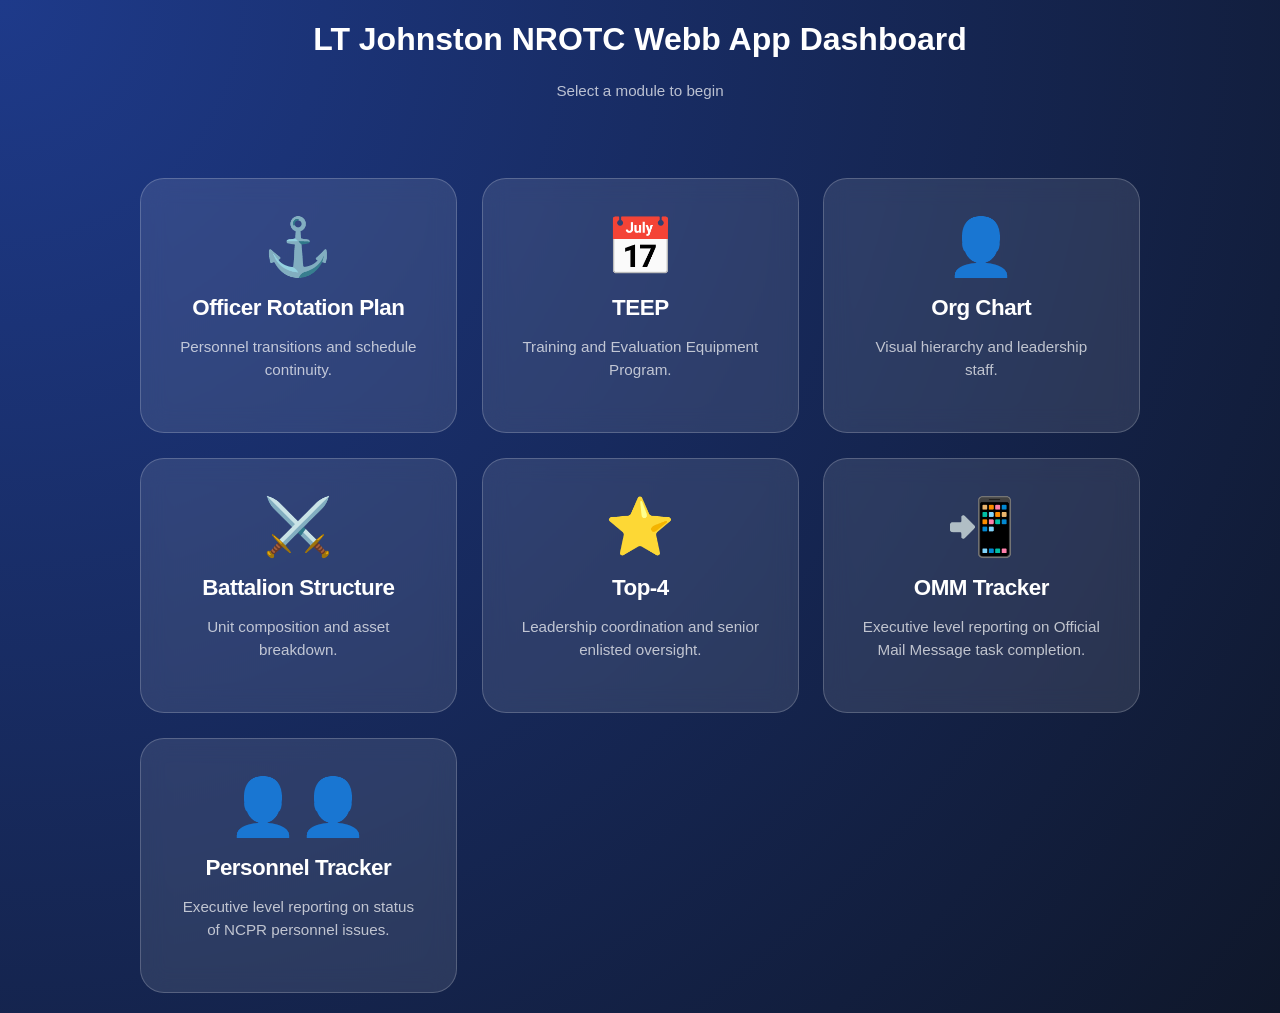
<file: index.html>
<!DOCTYPE html>
<html lang="en">
<head>
    <meta charset="UTF-8">
    <meta name="viewport" content="width=device-width, initial-scale=1.0">
    <title>NCPR WebApps</title>
    <link rel="stylesheet" href="style.css">
</head>
<body>

    <div class="portal-header">
        <h1>LT Johnston NROTC Webb App Dashboard</h1>
        <p>Select a module to begin</p>
    </div>

    <div class="glass-container">
        <a href="./officer-rotation/" class="card">
            <div class="icon">⚓</div>
            <h2>Officer Rotation Plan</h2>
            <p>Personnel transitions and schedule continuity.</p>
        </a>

        <a href="./teep/" class="card">
            <div class="icon">📅</div>
            <h2>TEEP</h2>
            <p>Training and Evaluation Equipment Program.</p>
        </a>

        <a href="./org-chart/" class="card">
            <div class="icon">👤</div>
            <h2>Org Chart</h2>
            <p>Visual hierarchy and leadership staff.</p>
        </a>

        <a href="./battalion-structure/" class="card">
            <div class="icon">⚔️</div>
            <h2>Battalion Structure</h2>
            <p>Unit composition and asset breakdown.</p>
        </a>
		
		<a href="./top-4/" class="card">
			<div class="icon">⭐</div>
			<h2>Top-4</h2>
			<p>Leadership coordination and senior enlisted oversight.</p>
		</a>
		
		<a href="https://docs.google.com/spreadsheets/d/1oHZR1DKpJpUx6i919Zpv6k_TnJ9sLrHlK629Ja2-0pQ/edit?gid=660100795#gid=660100795" class="card">
			<div class="icon">📲</div>
			<h2>OMM Tracker</h2>
			<p>Executive level reporting on Official Mail Message task completion.</p>
		</a>
		
		<a href="https://docs.google.com/spreadsheets/d/1gSHrX90zJbVUPa4ICaz0H4lG3BX4cKYP/edit?gid=2075956907#gid=2075956907" class="card">
			<div class="icon">👤👤</div>
			<h2>Personnel Tracker</h2>
			<p>Executive level reporting on status of NCPR personnel issues.</p>
		</a>
		
    </div>

    <script src="app.js"></script>
</body>
</html>
</file>
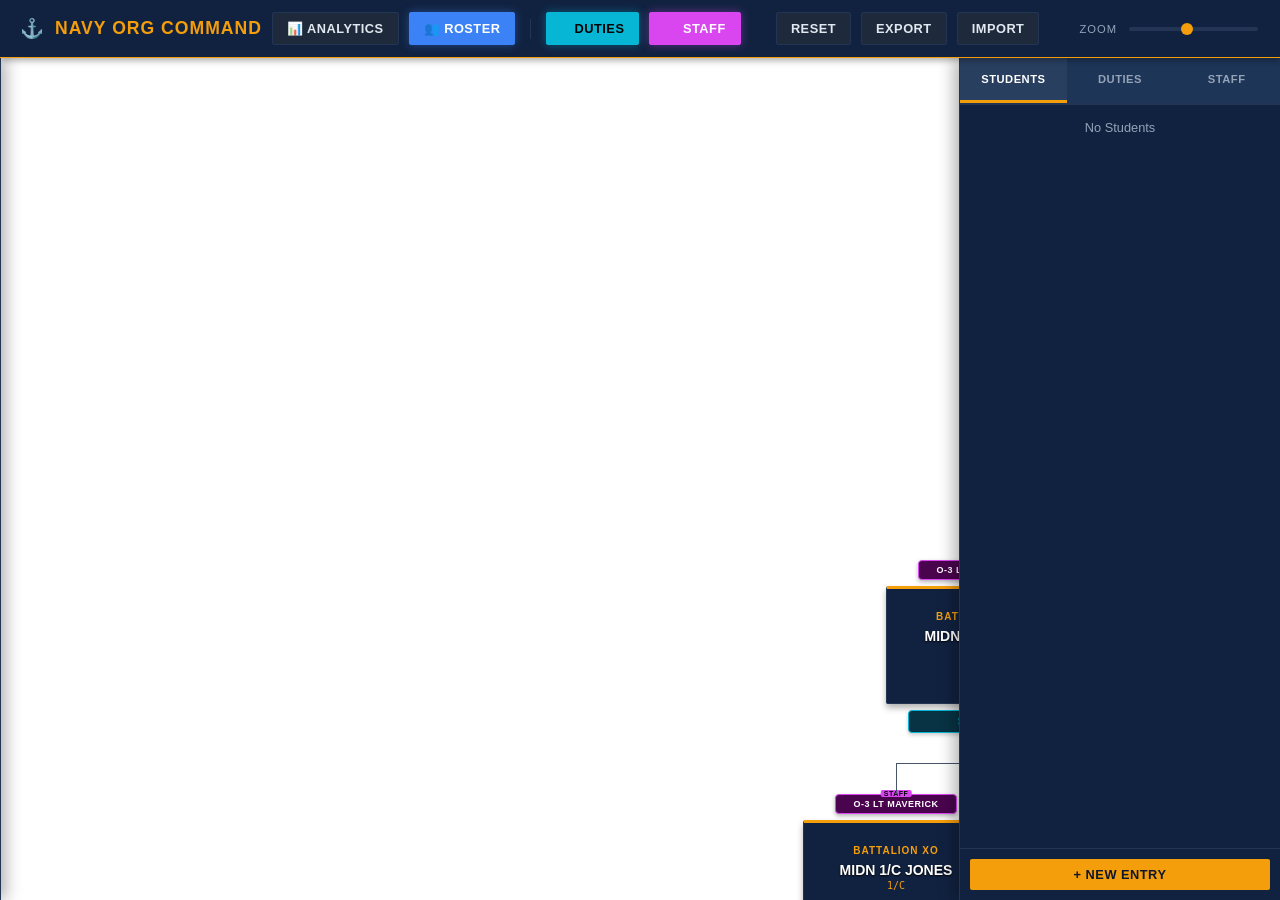
<file: battalion-structure/index.html>
<!DOCTYPE html>
<html lang="en">
<head>
    <meta charset="UTF-8">
    <meta name="viewport" content="width=device-width, initial-scale=1.0">
    <title>NAVY ORG COMMAND v3.0</title>
    <style>
        :root {
            /* Navy / Dark Theme Palette */
            --bg-color: #FFFFFF;        
            --panel-bg: #112240;        
            --panel-header: #1d3557;    
            --line-color: #475569;      
            --node-bg: #112240;         
            
            --primary: #f59e0b;         /* Gold (Student Command) */
            --secondary: #3b82f6;       /* Blue (UI) */
            --collateral: #06b6d4;      /* Cyan (Collateral Duties) */
            --staff: #d946ef;           /* Magenta (Staff Oversight) */
            
            --danger: #ef4444;          
            --success: #10b981;         
            
            --text: #e2e8f0;            
            --text-muted: #94a3b8;      
            --border: #233554;          
            
            --grid-color: rgba(255, 255, 255, 0.05);
        }

        body {
            font-family: 'Segoe UI', Roboto, Helvetica, Arial, sans-serif;
            margin: 0; padding: 0; 
            background-color: var(--bg-color);
            color: var(--text);
            overflow: hidden; height: 100vh; display: flex; flex-direction: column;
            user-select: none;
        }

        ::-webkit-scrollbar { width: 8px; height: 8px; }
        ::-webkit-scrollbar-track { background: var(--bg-color); }
        ::-webkit-scrollbar-thumb { background: var(--border); border-radius: 4px; }
        ::-webkit-scrollbar-thumb:hover { background: var(--line-color); }

        /* --- Toolbar --- */
        #toolbar {
            background: var(--panel-bg); padding: 12px 20px; flex-shrink: 0;
            box-shadow: 0 4px 6px -1px rgba(0, 0, 0, 0.3); z-index: 1000;
            display: flex; gap: 10px; align-items: center; 
            border-bottom: 1px solid var(--primary);
        }

        h1 { 
            margin: 0; font-size: 1.1rem; margin-right: auto; 
            color: var(--primary); font-weight: 800; letter-spacing: 1px; text-transform: uppercase;
            display: flex; align-items: center; gap: 10px;
        }
        h1::before { content: '⚓'; font-size: 1.2rem; }

        button {
            padding: 8px 14px; cursor: pointer; 
            border: 1px solid var(--border);
            background: #1e293b; border-radius: 2px; font-weight: 600;
            color: var(--text); font-size: 0.8rem; text-transform: uppercase; letter-spacing: 0.5px;
            transition: all 0.2s; display: flex; align-items: center; gap: 6px;
        }
        button:hover { background: #334155; border-color: var(--text-muted); }
        
        button.active { background: var(--secondary); color: white; border-color: var(--secondary); box-shadow: 0 0 10px rgba(59, 130, 246, 0.4); }
        button.active-collateral { background: var(--collateral); color: #000; border-color: var(--collateral); box-shadow: 0 0 10px rgba(6, 182, 212, 0.4); }
        button.active-staff { background: var(--staff); color: #fff; border-color: var(--staff); box-shadow: 0 0 10px rgba(217, 70, 239, 0.4); }
        
        button.primary { background: var(--primary); color: #0f172a; border: none; font-weight: 700; }
        button.primary:hover { background: #fbbf24; box-shadow: 0 0 10px rgba(245, 158, 11, 0.4); }
        button.danger { color: var(--danger); border-color: var(--danger); }

        /* --- Main Layout --- */
        #main-area { display: flex; flex-grow: 1; overflow: hidden; position: relative; }

        /* --- Sidebars --- */
        .sidebar {
            width: 320px; background: var(--panel-bg); 
            display: flex; flex-direction: column; z-index: 500;
            transition: margin 0.3s ease; flex-shrink: 0;
            border-right: 1px solid var(--border);
            box-shadow: 5px 0 15px rgba(0,0,0,0.3);
        }
        .sidebar-right { border-right: none; border-left: 1px solid var(--border); box-shadow: -5px 0 15px rgba(0,0,0,0.3); }
        .sidebar.hidden { margin-left: -320px; }
        .sidebar-right.hidden { margin-right: -320px; }

        .sidebar-header {
            padding: 0; background: var(--panel-header);
            border-bottom: 2px solid var(--border);
        }
        
        /* Sidebar Tabs */
        .tab-group { display: flex; width: 100%; }
        .tab-btn { 
            flex: 1; border: none; background: transparent; color: var(--text-muted); 
            padding: 15px 5px; border-bottom: 3px solid transparent; border-radius: 0;
            justify-content: center; font-size: 0.7rem;
        }
        .tab-btn:hover { background: rgba(255,255,255,0.05); }
        .tab-btn.active-tab { color: #fff; border-bottom-color: var(--primary); background: rgba(255,255,255,0.05); }

        .sidebar-content { flex-grow: 1; overflow-y: auto; padding: 15px; }
        .sidebar-footer { padding: 10px; border-top: 1px solid var(--border); text-align: center; }

        /* --- Canvas --- */
        #chart-wrapper {
            flex-grow: 1; position: relative; overflow: hidden; cursor: grab;
            background-color: var(--bg-color);
            background-image: 
                linear-gradient(var(--grid-color) 1px, transparent 1px),
                linear-gradient(90deg, var(--grid-color) 1px, transparent 1px);
            background-size: 40px 40px;
        }
        #chart-wrapper:active { cursor: grabbing; }
        #pan-layer {
            position: absolute; top: 50%; left: 50%;
            transform-origin: 0 0; transition: transform 0.1s ease-out;
        }

        /* --- Tree Lines --- */
        .tree ul { padding-top: 30px; position: relative; display: flex; justify-content: center; margin: 0; }
        .tree li { float: left; text-align: center; list-style-type: none; position: relative; padding: 30px 10px 0 10px; }
        .tree li::before, .tree li::after {
            content: ''; position: absolute; top: 0; right: 50%;
            border-top: 1px solid var(--line-color); width: 50%; height: 30px;
        }
        .tree li::after { right: auto; left: 50%; border-left: 1px solid var(--line-color); }
        .tree li:only-child::after, .tree li:only-child::before { display: none; }
        .tree li:only-child { padding-top: 0;}
        .tree li:first-child::before, .tree li:last-child::after { border: 0 none; }
        .tree li:last-child::before{ border-right: 1px solid var(--line-color); border-radius: 0; }
        .tree li:first-child::after{ border-radius: 0; }
        .tree ul ul::before{
            content: ''; position: absolute; top: 0; left: 50%;
            border-left: 1px solid var(--line-color); width: 0; height: 30px;
        }

        /* --- Node Container --- */
        .node-container {
            display: inline-flex; flex-direction: column; align-items: center; gap: 4px;
        }

        /* --- Staff Oversight Card (Top) --- */
        .staff-card {
            background: #4a044e; /* Dark Magenta */
            border: 1px solid var(--staff);
            color: #fff;
            padding: 4px 10px;
            border-radius: 4px;
            font-size: 9px;
            font-weight: 700;
            text-transform: uppercase;
            letter-spacing: 0.5px;
            cursor: grab;
            min-width: 100px;
            margin-bottom: 2px;
            position: relative;
            box-shadow: 0 2px 4px rgba(0,0,0,0.3);
            transition: all 0.2s;
        }
        .staff-card::before {
            content: 'STAFF'; position: absolute; top: -5px; left: 50%; transform: translateX(-50%); 
            background: var(--staff); color: #000; font-size: 7px; padding: 0 3px; border-radius: 2px;
        }
        .staff-card:hover { transform: scale(1.05); z-index: 10; background: var(--staff); color: black; }

        /* --- Position Card (Middle) --- */
        .card-base {
            background: var(--node-bg); border: 1px solid var(--border);
            padding: 12px; color: var(--text); border-radius: 2px;
            box-shadow: 0 4px 6px rgba(0,0,0,0.3); transition: all 0.2s; position: relative;
        }
        .position-card {
            min-width: 160px; min-height: 90px; justify-content: center; cursor: pointer;
            border-top: 3px solid var(--text-muted); display: flex; flex-direction: column; align-items: center;
        }
        .position-card.vacant { border: 1px dashed var(--text-muted); background: rgba(17, 34, 64, 0.5); opacity: 0.9; }
        .position-card.filled { border-top: 3px solid var(--primary); }
        .position-card:hover {
            box-shadow: 0 0 15px rgba(245, 158, 11, 0.2); transform: translateY(-2px); border-color: var(--primary);
        }
        .position-title { font-size: 10px; text-transform: uppercase; color: var(--primary); font-weight: 700; margin-bottom: 6px; letter-spacing: 1px; }
        .position-occupant { font-size: 14px; font-weight: 600; color: #fff; text-shadow: 0 1px 2px black; }
        .vacant-text { color: var(--danger); font-family: monospace; font-size: 12px; letter-spacing: 1px; }

        /* --- Collateral Duty Card (Bottom) --- */
        .collateral-card {
            background: #083344; /* Dark Cyan */
            border: 1px solid var(--collateral);
            color: var(--collateral);
            padding: 5px 10px;
            border-radius: 4px;
            font-size: 10px;
            font-weight: 700;
            text-transform: uppercase;
            letter-spacing: 0.5px;
            cursor: grab;
            min-width: 120px;
            margin-top: 2px;
            position: relative;
            box-shadow: 0 2px 4px rgba(0,0,0,0.2);
            transition: all 0.2s;
        }
        .collateral-card:hover { background: #0e7490; color: white; transform: scale(1.05); z-index: 10; }
        
        /* --- Pool Items --- */
        .pool-item {
            display: flex; align-items: center; gap: 10px; cursor: grab; margin-bottom: 8px;
            background: var(--bg-color); border-left: 3px solid var(--text-muted);
            padding: 10px; border-radius: 2px; border: 1px solid var(--border);
        }
        .pool-item:hover { transform: translateX(4px); background: #152540; }
        
        .pool-emp { border-left-color: var(--text-muted); }
        .pool-emp:hover { border-left-color: var(--primary); }
        
        .pool-collat { border-left-color: var(--collateral); }
        .pool-collat:hover { border-left-color: #fff; }

        .pool-staff { border-left-color: var(--staff); }
        .pool-staff:hover { border-left-color: #fff; }

        /* Drag & Drop Visuals */
        .dragging { opacity: 0.4; }
        .drag-over {
            background-color: rgba(59, 130, 246, 0.2) !important; 
            border-color: var(--secondary) !important; border-style: solid !important;
            box-shadow: 0 0 20px rgba(59, 130, 246, 0.4); transform: scale(1.05);
        }
        .drop-success { animation: success-pulse 0.8s ease-out; z-index: 20; }
        @keyframes success-pulse {
            0% { box-shadow: 0 0 0 0 rgba(16, 185, 129, 0.7); border-color: var(--success); }
            100% { box-shadow: 0 0 0 0 rgba(16, 185, 129, 0); }
        }
        .splash-particle { position: fixed; width: 6px; height: 6px; border-radius: 50%; pointer-events: none; z-index: 9999; }

        /* Mini Actions */
        .node-actions {
            display: flex; gap: 5px; margin-top: 8px; justify-content: center; opacity: 0; transition: opacity 0.2s;
        }
        .position-card:hover .node-actions { opacity: 1; }
        .mini-btn {
            font-size: 9px; padding: 2px 6px; border-radius: 2px; border: 1px solid var(--border); 
            background: var(--bg-color); cursor: pointer; color: var(--text-muted);
        }
        .mini-btn:hover { background: var(--primary); color: #000; border-color: var(--primary); }

        /* --- Analytics & Modals --- */
        .stat-card {
            background: var(--bg-color); border: 1px solid var(--border); border-radius: 2px;
            padding: 15px; margin-bottom: 12px; text-align: center;
        }
        .stat-val { font-size: 1.8rem; font-weight: 700; color: var(--primary); display: block; line-height: 1.2; font-family: monospace;}
        .stat-label { font-size: 0.7rem; color: var(--text-muted); font-weight: 600; text-transform: uppercase; letter-spacing: 1px; }
        .chart-row { display: flex; align-items: center; margin-bottom: 10px; font-size: 0.85rem; }
        .chart-label { width: 50px; color: var(--text); font-weight: 600; text-align: right; margin-right: 10px; font-family: monospace;}
        .chart-bar-bg { flex-grow: 1; background: var(--bg-color); border: 1px solid var(--border); height: 12px; border-radius: 2px; overflow: hidden; }
        .chart-bar-fill { background: var(--primary); height: 100%; width: 0; transition: width 0.5s; }
        .chart-count { width: 25px; text-align: right; margin-left: 5px; font-size: 0.8rem; color: var(--text-muted); }

        .modal-overlay {
            display: none; position: fixed; top: 0; left: 0; width: 100%; height: 100%;
            background: rgba(0, 0, 0, 0.7); backdrop-filter: blur(4px);
            z-index: 2000; justify-content: center; align-items: center;
        }
        .modal {
            background: var(--panel-bg); width: 600px; max-width: 95%; max-height: 90vh;
            border: 1px solid var(--border); border-radius: 2px;
            box-shadow: 0 0 30px rgba(0,0,0,0.5);
            display: flex; flex-direction: column; overflow: hidden;
            color: var(--text);
        }
        .modal-header { padding: 15px 20px; background: var(--panel-header); border-bottom: 1px solid var(--border); }
        .modal-body { padding: 0; overflow-y: auto; display: flex; flex-direction: column; background: var(--panel-bg); }
        .modal-footer { padding: 15px 20px; border-top: 1px solid var(--border); background: var(--panel-bg); display: flex; justify-content: flex-end; gap: 8px; }
        
        .modal-section { padding: 20px; border-bottom: 1px solid var(--border); }
        .modal-section:last-child { border-bottom: none; }
        .modal-section-title { 
            font-size: 0.8rem; text-transform: uppercase; letter-spacing: 1px; 
            color: var(--primary); font-weight: 700; margin-bottom: 15px; border-left: 3px solid var(--primary); padding-left: 10px;
        }
        
        .form-group { margin-bottom: 15px; }
        .form-group label { display: block; margin-bottom: 6px; font-size: 0.75rem; font-weight: 700; color: var(--text-muted); text-transform: uppercase; }
        .form-group input, .form-group textarea { 
            width: 100%; padding: 10px; 
            background: var(--bg-color); border: 1px solid var(--border); color: #fff;
            border-radius: 2px; box-sizing: border-box; 
            font-family: 'Segoe UI', monospace; font-size: 0.9rem;
        }
        .form-group input:focus, .form-group textarea:focus { outline: none; border-color: var(--primary); box-shadow: 0 0 0 1px var(--primary); }
        input[type=range] { -webkit-appearance: none; background: transparent; }
        input[type=range]::-webkit-slider-thumb { -webkit-appearance: none; height: 12px; width: 12px; border-radius: 50%; background: var(--primary); cursor: pointer; margin-top: -4px; }
        input[type=range]::-webkit-slider-runnable-track { width: 100%; height: 4px; cursor: pointer; background: var(--border); border-radius: 2px; }

    </style>
</head>
<body>

<div id="toolbar">
    <h1>NAVY ORG COMMAND</h1>
    <button id="toggle-analytics" onclick="app.togglePanel('analytics')">📊 Analytics</button>
    <button id="toggle-pool" class="active" onclick="app.togglePanel('pool')">👥 Roster</button>
    
    <div style="width: 1px; height: 20px; background: var(--border); margin: 0 5px;"></div>
    
    <button id="toggle-collateral" onclick="app.toggleCollateral()">
        <span style="color:var(--collateral)">♦</span> Duties
    </button>
    <button id="toggle-staff" onclick="app.toggleStaff()">
        <span style="color:var(--staff)">★</span> Staff
    </button>
    
    <div style="flex-grow:1"></div>
    <button onclick="app.resetData()">Reset</button>
    <button onclick="app.exportJSON()">Export</button>
    <button onclick="document.getElementById('importFile').click()">Import</button>
    <input type="file" id="importFile" style="display:none" accept=".json" onchange="app.importJSON(this)">
    
    <div style="width: 20px;"></div>
    <label for="zoomRange" style="font-size: 0.7rem; text-transform:uppercase; letter-spacing:1px; color: var(--text-muted);">Zoom</label>
    <input type="range" id="zoomRange" min="0.2" max="2" step="0.1" value="1">
</div>

<div id="main-area">
    <!-- LEFT: Analytics -->
    <div id="analytics-panel" class="sidebar hidden">
        <div class="sidebar-header"><div class="tab-btn" style="color:#fff">COMMAND ANALYTICS</div></div>
        <div class="sidebar-content">
            <div class="stat-card"><span class="stat-val" id="stat-fill-rate">0%</span><span class="stat-label">Readiness</span></div>
            <div style="display:grid; grid-template-columns: 1fr 1fr; gap:10px;">
                <div class="stat-card"><span class="stat-val" id="stat-span">0</span><span class="stat-label">Avg Span</span></div>
                <div class="stat-card"><span class="stat-val" id="stat-depth">0</span><span class="stat-label">Echelons</span></div>
            </div>
            <h4 style="font-size:0.7rem; text-transform:uppercase; color:var(--text-muted); margin-top:20px; border-bottom:1px solid var(--border); padding-bottom:5px;">Rank Distribution</h4>
            <div id="rank-chart" style="margin-top:10px;"></div>
        </div>
    </div>

    <!-- CENTER: Canvas -->
    <div id="chart-wrapper">
        <div id="pan-layer" class="tree"></div>
    </div>

    <!-- RIGHT: Pool -->
    <div id="pool-panel" class="sidebar sidebar-right">
        <div class="sidebar-header">
            <div class="tab-group">
                <button class="tab-btn active-tab" id="tab-roster" onclick="app.switchPoolView('roster')">STUDENTS</button>
                <button class="tab-btn" id="tab-duties" onclick="app.switchPoolView('duties')">DUTIES</button>
                <button class="tab-btn" id="tab-staff" onclick="app.switchPoolView('staff')">STAFF</button>
            </div>
        </div>
        <div id="pool-list" class="sidebar-content"></div>
        <div class="sidebar-footer">
            <button class="primary" style="width:100%; justify-content:center;" onclick="app.createPoolItem()">+ NEW ENTRY</button>
        </div>
    </div>
</div>

<!-- Modal -->
<div id="main-modal" class="modal-overlay">
    <div class="modal">
        <div class="modal-header"><h3 id="modal-heading" style="margin:0">Details</h3></div>
        <div class="modal-body">
            
            <!-- SECTION: POSITION -->
            <div id="section-position" class="modal-section" style="display:none;">
                <div class="modal-section-title">🏢 Billet / Position</div>
                <div class="form-group"><label>Billet Title</label><input type="text" id="pos-title"></div>
                <div class="form-group"><label>Duties</label><textarea id="pos-duties" rows="2"></textarea></div>
                
                <!-- Staff Assignment Display -->
                <div id="pos-staff-info" style="margin-bottom:15px; padding:10px; background:rgba(217, 70, 239, 0.1); border:1px solid var(--staff); display:none;">
                    <label style="color:var(--staff); font-size:0.7rem; font-weight:bold;">STAFF ADVISOR:</label>
                    <div style="display:flex; justify-content:space-between; align-items:center;">
                        <span id="pos-staff-name" style="color:white; font-weight:bold;"></span>
                        <button onclick="app.unassignStaff()" style="font-size:0.6rem; padding:2px 5px; border-color:var(--staff); color:var(--staff); background:transparent;">UNASSIGN</button>
                    </div>
                </div>

                <div style="margin-top:10px; display:flex; gap:10px;">
                     <button onclick="app.addPosFromModal()" style="font-size:0.7rem">Add Subordinate</button>
                     <button id="btn-del-pos" class="danger" style="font-size:0.7rem" onclick="app.delPosFromModal()">Delete Billet</button>
                </div>
            </div>

            <!-- SECTION: EMPLOYEE -->
            <div id="section-employee" class="modal-section" style="display:none;">
                <div class="modal-section-title">👤 Student Data</div>
                <div class="form-group"><label>Name</label><input type="text" id="emp-name"></div>
                <div class="form-group"><label>Rank</label><input type="text" id="emp-rank"></div>
                <div class="form-group"><label>Bio</label><textarea id="emp-bio" rows="2"></textarea></div>
                <div style="margin-top:10px; display:flex; gap:10px; justify-content:space-between;">
                    <button id="btn-unassign" class="danger" style="font-size:0.7rem" onclick="app.unassignFromModal()">Relieve</button>
                    <button class="danger" style="font-size:0.7rem" onclick="app.deleteItemFromModal('employee')">Discharge</button>
                </div>
            </div>

            <!-- SECTION: COLLATERAL -->
            <div id="section-collateral" class="modal-section" style="display:none;">
                <div class="modal-section-title" style="border-color:var(--collateral); color:var(--collateral);">♦ Collateral Duty</div>
                <div class="form-group"><label>Duty Title</label><input type="text" id="col-title"></div>
                <div class="form-group"><label>Description</label><textarea id="col-desc" rows="3"></textarea></div>
                <div style="margin-top:10px; display:flex; justify-content:flex-end;">
                    <button class="danger" style="font-size:0.7rem" onclick="app.deleteItemFromModal('collateral')">Delete Duty</button>
                </div>
            </div>

             <!-- SECTION: STAFF MEMBER -->
             <div id="section-staff" class="modal-section" style="display:none;">
                <div class="modal-section-title" style="border-color:var(--staff); color:var(--staff);">★ Staff Advisor</div>
                <div class="form-group"><label>Name</label><input type="text" id="stf-name"></div>
                <div class="form-group"><label>Rank</label><input type="text" id="stf-rank"></div>
                <div style="margin-top:10px; display:flex; justify-content:flex-end;">
                    <button class="danger" style="font-size:0.7rem" onclick="app.deleteItemFromModal('staff')">Delete Staff</button>
                </div>
            </div>

        </div>
        <div class="modal-footer">
            <button onclick="app.closeModal()">Close</button>
            <button class="primary" onclick="app.saveModal()">Update Records</button>
        </div>
    </div>
</div>

<script>
    class OrgApp {
        constructor() {
            this.positions = []; 
            this.employees = [];
            this.collateral = [];
            this.staff = [];
            
            this.scale = 1; this.panning = false; this.pointX = 0; this.pointY = 0; this.startX = 0; this.startY = 0;
            this.draggedId = null; this.dragType = null;
            
            // View State
            this.poolView = 'roster'; // 'roster', 'duties', 'staff'
            this.showCollateral = true; 
            this.showStaff = true;

            this.activeModalMode = null; 
            this.activeId = null; 

            this.panLayer = document.getElementById('pan-layer');
            this.chartWrapper = document.getElementById('chart-wrapper');
            
            this.init();
        }

        init() {
            const saved = localStorage.getItem('orgDataV6');
            if(saved) {
                const p = JSON.parse(saved);
                this.positions = p.positions; this.employees = p.employees; 
                this.collateral = p.collateral || []; this.staff = p.staff || [];
            } else {
                this.loadDefaults();
            }
            this.updateToggles();
            this.setupControls();
            this.render();
            this.centerChart();
        }

        loadDefaults() {
            this.positions = [
                { id: 'p1', parentId: null, title: 'BATTALION CO', duties: '', employeeId: 'e1', staffId: 's1' },
                { id: 'p2', parentId: 'p1', title: 'BATTALION XO', duties: '', employeeId: 'e2', staffId: 's1' },
                { id: 'p3', parentId: 'p1', title: 'OPS OFFICER', duties: '', employeeId: null, staffId: 's2' },
            ];
            this.employees = [
                { id: 'e1', name: 'MIDN 1/C SMITH', rank: '1/C', bio: '' },
                { id: 'e2', name: 'MIDN 1/C JONES', rank: '1/C', bio: '' },
            ];
            this.collateral = [
                { id: 'c1', title: 'SAFETY', parentId: 'p1', desc: 'Unit Safety' },
            ];
            this.staff = [
                { id: 's1', name: 'LT MAVERICK', rank: 'O-3' },
                { id: 's2', name: 'GYSGT HIGHWAY', rank: 'E-7' }
            ];
            this.save();
        }

        save() {
            localStorage.setItem('orgDataV6', JSON.stringify({ 
                positions: this.positions, 
                employees: this.employees, 
                collateral: this.collateral,
                staff: this.staff
            }));
        }

        // --- Controls & Toggles ---

        togglePanel(panel) {
            if(panel === 'analytics') {
                document.getElementById('analytics-panel').classList.toggle('hidden');
                document.getElementById('toggle-analytics').classList.toggle('active');
                if(!document.getElementById('analytics-panel').classList.contains('hidden')) this.updateAnalytics();
            } else {
                document.getElementById('pool-panel').classList.toggle('hidden');
                document.getElementById('toggle-pool').classList.toggle('active');
            }
        }

        toggleCollateral() { this.showCollateral = !this.showCollateral; this.updateToggles(); this.render(); }
        toggleStaff() { this.showStaff = !this.showStaff; this.updateToggles(); this.render(); }

        updateToggles() {
            const btnCol = document.getElementById('toggle-collateral');
            const btnStf = document.getElementById('toggle-staff');
            if(this.showCollateral) btnCol.classList.add('active-collateral'); else btnCol.classList.remove('active-collateral');
            if(this.showStaff) btnStf.classList.add('active-staff'); else btnStf.classList.remove('active-staff');
        }

        switchPoolView(view) {
            this.poolView = view;
            document.getElementById('tab-roster').classList.toggle('active-tab', view==='roster');
            document.getElementById('tab-duties').classList.toggle('active-tab', view==='duties');
            document.getElementById('tab-staff').classList.toggle('active-tab', view==='staff');
            this.render();
        }

        // --- Rendering ---

        render() {
            // Chart
            const root = this.positions.find(p => p.parentId === null);
            this.panLayer.innerHTML = root ? `<ul>${this.buildTree(root.id)}</ul>` : '<div style="padding:20px; text-align:center;"><button onclick="app.resetData()">INITIALIZE DATA</button></div>';

            // Pool Sidebar
            const list = document.getElementById('pool-list');
            list.innerHTML = '';

            if (this.poolView === 'roster') {
                const assignedIds = this.positions.map(p => p.employeeId).filter(id => id);
                const pool = this.employees.filter(e => !assignedIds.includes(e.id));
                list.innerHTML = pool.map(e => `
                    <div class="pool-item pool-emp" draggable="true" ondragstart="app.dragStart(event, '${e.id}', 'employee')" onclick="app.openModal('employee', '${e.id}')">
                        <div style="flex-grow:1"><div style="font-weight:700; font-size:0.85rem;">${e.name}</div><div style="font-size:0.7rem; color:var(--text-muted); font-family:monospace;">${e.rank || 'N/A'}</div></div>
                        <div style="color:var(--text-muted);">⋮</div>
                    </div>
                `).join('') || '<div style="text-align:center; color:var(--text-muted); font-size:0.8rem;">No Students</div>';
            } else if (this.poolView === 'duties') {
                const pool = this.collateral.filter(c => c.parentId === null);
                list.innerHTML = pool.map(c => `
                    <div class="pool-item pool-collat" draggable="true" ondragstart="app.dragStart(event, '${c.id}', 'collateral')" onclick="app.openModal('collateral', '${c.id}')">
                        <div style="flex-grow:1"><div style="font-weight:700; color:var(--collateral); font-size:0.85rem;">${c.title}</div><div style="font-size:0.7rem; color:var(--text-muted);">Unassigned</div></div>
                        <div style="color:var(--text-muted);">⋮</div>
                    </div>
                `).join('') || '<div style="text-align:center; color:var(--text-muted); font-size:0.8rem;">No Unassigned Duties</div>';
            } else if (this.poolView === 'staff') {
                // Show all staff. Staff can oversee multiple students, so we don't filter them out if assigned.
                list.innerHTML = this.staff.map(s => `
                    <div class="pool-item pool-staff" draggable="true" ondragstart="app.dragStart(event, '${s.id}', 'staff')" onclick="app.openModal('staff', '${s.id}')">
                        <div style="flex-grow:1"><div style="font-weight:700; color:var(--staff); font-size:0.85rem;">${s.name}</div><div style="font-size:0.7rem; color:var(--text-muted);">${s.rank}</div></div>
                        <div style="color:var(--text-muted);">⋮</div>
                    </div>
                `).join('') || '<div style="text-align:center; color:var(--text-muted); font-size:0.8rem;">No Active Duty</div>';
            }

            if(!document.getElementById('analytics-panel').classList.contains('hidden')) this.updateAnalytics();
        }

        buildTree(posId) {
            const pos = this.positions.find(p => p.id === posId);
            const children = this.positions.filter(p => p.parentId === posId);
            const occupant = pos.employeeId ? this.employees.find(e => e.id === pos.employeeId) : null;
            const isRoot = pos.parentId === null;

            // Render Staff Layer (Above)
            let staffHtml = '';
            if (this.showStaff && pos.staffId) {
                const s = this.staff.find(x => x.id === pos.staffId);
                if(s) {
                    staffHtml = `
                        <div class="staff-card" draggable="true" ondragstart="app.dragStart(event, '${s.id}', 'staff')" onclick="event.stopPropagation(); app.openModal('staff', '${s.id}')">
                            ${s.rank} ${s.name}
                        </div>
                    `;
                }
            }

            // Render Collateral Layer (Below)
            let collateralHtml = '';
            if (this.showCollateral) {
                const duties = this.collateral.filter(c => c.parentId === pos.id);
                if (duties.length > 0) {
                    collateralHtml = duties.map(d => `
                        <div class="collateral-card" draggable="true" ondragstart="app.dragStart(event, '${d.id}', 'collateral')" onclick="event.stopPropagation(); app.openModal('collateral', '${d.id}')">
                            ${d.title}
                        </div>
                    `).join('');
                }
            }

            const statusClass = occupant ? 'filled' : 'vacant';
            const dragAttr = isRoot ? '' : `draggable="true" ondragstart="app.dragStart(event, '${pos.id}', 'position')"`;

            let html = `
                <li>
                    <div class="node-container">
                        ${staffHtml}
                        <div class="card-base position-card ${statusClass}" id="pos-${pos.id}"
                             ${dragAttr}
                             ondragover="app.dragOver(event)" ondragleave="app.dragLeave(event)"
                             ondrop="app.drop(event, '${pos.id}')"
                             onclick="app.openModal('position', '${pos.id}')">
                            
                            <div class="position-title">${pos.title}</div>
                            ${occupant 
                                ? `<div class="position-occupant">${occupant.name}</div>
                                   <div style="font-size:10px; color:var(--primary); font-family:monospace; margin-top:2px;">${occupant.rank || ''}</div>`
                                : `<div class="vacant-text">VACANT</div>`
                            }
                            
                            <div class="node-actions">
                                <button class="mini-btn" onclick="event.stopPropagation(); app.addPos('${pos.id}')">ADD</button>
                            </div>
                        </div>
                        ${collateralHtml}
                    </div>
            `;
            if (children.length) html += `<ul>${children.map(c => this.buildTree(c.id)).join('')}</ul>`;
            html += `</li>`;
            return html;
        }

        // --- Drag & Drop ---

        dragStart(e, id, type) {
            this.draggedId = id; this.dragType = type;
            e.dataTransfer.effectAllowed = 'move';
            e.stopPropagation();
            setTimeout(() => e.target.classList.add('dragging'), 0);
        }
        dragOver(e) { 
            e.preventDefault(); 
            e.target.closest('.position-card')?.classList.add('drag-over'); 
            if(e.target.closest('#pool-panel')) e.target.closest('#pool-panel').style.background = '#1e293b';
        }
        dragLeave(e) { 
            e.target.closest('.position-card')?.classList.remove('drag-over'); 
            if(e.target.closest('#pool-panel')) e.target.closest('#pool-panel').style.background = '';
        }
        
        drop(e, targetId) {
            e.preventDefault();
            document.querySelectorAll('.dragging, .drag-over').forEach(el => el.classList.remove('dragging', 'drag-over'));
            document.getElementById('pool-panel').style.background = '';

            // Handle drop on Pool (Unassign)
            if (e.target.closest('#pool-panel')) {
                this.handleUnassignDrop();
                return;
            }

            if(!this.draggedId || !targetId) return;

            // 1. Assign Student (Employee)
            if(this.dragType === 'employee') {
                const targetPos = this.positions.find(p => p.id === targetId);
                const oldPos = this.positions.find(p => p.employeeId === this.draggedId);
                if(oldPos) oldPos.employeeId = null;
                targetPos.employeeId = this.draggedId;
                this.createSplash(e.clientX, e.clientY);
            } 
            // 2. Assign Collateral
            else if(this.dragType === 'collateral') {
                const col = this.collateral.find(c => c.id === this.draggedId);
                col.parentId = targetId;
            }
            // 3. Assign Staff
            else if(this.dragType === 'staff') {
                const targetPos = this.positions.find(p => p.id === targetId);
                targetPos.staffId = this.draggedId;
                this.createSplash(e.clientX, e.clientY);
            }
            // 4. Move Position
            else if(this.dragType === 'position') {
                if(this.draggedId !== targetId && !this.isDescendant(this.draggedId, targetId)) {
                    this.positions.find(x => x.id === this.draggedId).parentId = targetId;
                }
            }
            this.save(); this.render(); this.draggedId = null;
        }

        handleUnassignDrop() {
            if (this.dragType === 'collateral') {
                const col = this.collateral.find(c => c.id === this.draggedId);
                col.parentId = null; 
                this.switchPoolView('duties');
            } else if (this.dragType === 'employee') {
                const pos = this.positions.find(p => p.employeeId === this.draggedId);
                if(pos) pos.employeeId = null;
                this.switchPoolView('roster');
            } else if (this.dragType === 'staff') {
                // Staff aren't really "unassigned" from the pool perspective since they can exist multiple times,
                // but if we dragged a staff card *from the tree* to the pool, we could clear it from that position.
                // However, our current logic only grabs the ID. 
                // Advanced logic: Find the position this specific instance belonged to? 
                // For now, simpler to just allow unassigning via modal.
            }
            this.save(); this.render(); this.draggedId = null;
        }

        createSplash(x, y) {
            const colors = ['#f59e0b', '#3b82f6', '#ffffff'];
            for(let i=0; i<15; i++) {
                const p = document.createElement('div');
                p.classList.add('splash-particle'); document.body.appendChild(p);
                p.style.left = x+'px'; p.style.top = y+'px'; p.style.background = colors[Math.floor(Math.random()*colors.length)];
                const angle = Math.random() * Math.PI * 2; const dist = 40 + Math.random() * 50;
                p.animate([{ transform: 'translate(0,0) scale(1)', opacity: 1 }, { transform: `translate(${Math.cos(angle)*dist}px, ${Math.sin(angle)*dist}px) scale(0)`, opacity: 0 }], { duration: 500 }).onfinish = () => p.remove();
            }
        }
        isDescendant(pid, cid) { if(pid===cid) return true; return this.positions.filter(p=>p.parentId===pid).some(c=>this.isDescendant(c.id,cid)); }

        // --- Modals ---

        openModal(mode, id) {
            this.activeModalMode = mode;
            this.activeId = id; 
            
            const sPos = document.getElementById('section-position');
            const sEmp = document.getElementById('section-employee');
            const sCol = document.getElementById('section-collateral');
            const sStf = document.getElementById('section-staff');
            
            [sPos, sEmp, sCol, sStf].forEach(s => s.style.display='none');
            ['pos-title','pos-duties','emp-name','emp-rank','emp-bio','col-title','col-desc','stf-name','stf-rank'].forEach(i => document.getElementById(i).value = '');
            document.getElementById('pos-staff-info').style.display = 'none';

            if(mode === 'position') {
                sPos.style.display = 'block';
                const pos = this.positions.find(p => p.id === id);
                document.getElementById('pos-title').value = pos.title;
                document.getElementById('pos-duties').value = pos.duties;
                
                const isLeaf = !this.positions.some(p => p.parentId === id);
                const isRoot = pos.parentId === null;
                document.getElementById('btn-del-pos').style.display = (isLeaf && !isRoot) ? 'block' : 'none';

                if(pos.employeeId) {
                    sEmp.style.display = 'block';
                    const emp = this.employees.find(e => e.id === pos.employeeId);
                    this.activeEmpId = emp.id;
                    this.populateEmpForm(emp);
                    document.getElementById('btn-unassign').style.display = 'block';
                }

                if(pos.staffId) {
                    const stf = this.staff.find(s => s.id === pos.staffId);
                    if(stf) {
                        document.getElementById('pos-staff-info').style.display = 'block';
                        document.getElementById('pos-staff-name').innerText = `${stf.rank} ${stf.name}`;
                    }
                }
            } 
            else if (mode === 'employee') {
                sEmp.style.display = 'block';
                this.activeEmpId = id;
                const emp = this.employees.find(e => e.id === id);
                this.populateEmpForm(emp);
                document.getElementById('btn-unassign').style.display = 'none';
            } 
            else if (mode === 'collateral') {
                sCol.style.display = 'block';
                const col = this.collateral.find(c => c.id === id);
                document.getElementById('col-title').value = col.title;
                document.getElementById('col-desc').value = col.desc || '';
            }
            else if (mode === 'staff') {
                sStf.style.display = 'block';
                const stf = this.staff.find(s => s.id === id);
                document.getElementById('stf-name').value = stf.name;
                document.getElementById('stf-rank').value = stf.rank;
            }

            document.getElementById('main-modal').style.display = 'flex';
        }

        populateEmpForm(emp) {
            document.getElementById('emp-name').value = emp.name;
            document.getElementById('emp-rank').value = emp.rank || '';
            document.getElementById('emp-bio').value = emp.bio || '';
        }

        saveModal() {
            if (this.activeModalMode === 'position') {
                const pos = this.positions.find(p => p.id === this.activeId);
                pos.title = document.getElementById('pos-title').value;
                pos.duties = document.getElementById('pos-duties').value;
                if (this.activeEmpId) {
                    const emp = this.employees.find(e => e.id === this.activeEmpId);
                    emp.name = document.getElementById('emp-name').value;
                    emp.rank = document.getElementById('emp-rank').value;
                    emp.bio = document.getElementById('emp-bio').value;
                }
            } 
            else if (this.activeModalMode === 'employee') {
                const emp = this.employees.find(e => e.id === this.activeId);
                emp.name = document.getElementById('emp-name').value;
                emp.rank = document.getElementById('emp-rank').value;
                emp.bio = document.getElementById('emp-bio').value;
            }
            else if (this.activeModalMode === 'collateral') {
                const col = this.collateral.find(c => c.id === this.activeId);
                col.title = document.getElementById('col-title').value;
                col.desc = document.getElementById('col-desc').value;
            }
            else if (this.activeModalMode === 'staff') {
                const stf = this.staff.find(s => s.id === this.activeId);
                stf.name = document.getElementById('stf-name').value;
                stf.rank = document.getElementById('stf-rank').value;
            }
            this.save(); this.render(); this.closeModal();
        }

        // --- CRUD Utils ---
        createPoolItem() {
            if(this.poolView === 'roster') {
                const n = prompt("STUDENT NAME:");
                if(n) { this.employees.push({ id: 'e'+Date.now(), name: n, rank:'', bio:'' }); this.save(); this.render(); }
            } else if (this.poolView === 'duties') {
                const t = prompt("DUTY TITLE:");
                if(t) { this.collateral.push({ id: 'c'+Date.now(), title: t, parentId: null, desc:'' }); this.save(); this.render(); }
            } else {
                const n = prompt("STAFF NAME:");
                if(n) { this.staff.push({ id: 's'+Date.now(), name: n, rank: '' }); this.save(); this.render(); }
            }
        }
        
        addPos(parentId) { const t = prompt("BILLET TITLE:"); if(t) { this.positions.push({ id: Date.now().toString(), parentId, title: t, duties:'', employeeId: null, staffId: null }); this.save(); this.render(); } }
        addPosFromModal() { if(this.activeModalMode==='position') this.addPos(this.activeId); this.closeModal(); }
        
        delPosFromModal() { 
            if(!confirm("DELETE BILLET?")) return;
            this.positions = this.positions.filter(p => p.id !== this.activeId);
            this.collateral.forEach(c => { if(c.parentId === this.activeId) c.parentId = null; });
            this.save(); this.render(); this.closeModal(); 
        }

        unassignFromModal() {
            const pos = this.positions.find(p => p.id === this.activeId);
            pos.employeeId = null; this.save(); this.render(); this.closeModal();
        }

        unassignStaff() {
            const pos = this.positions.find(p => p.id === this.activeId);
            pos.staffId = null; this.save(); this.render(); this.closeModal();
        }

        deleteItemFromModal(type) {
            if(type === 'employee') {
                if(!confirm("DISCHARGE STUDENT?")) return;
                const pos = this.positions.find(p => p.employeeId === this.activeId);
                if(pos) pos.employeeId = null;
                this.employees = this.employees.filter(e => e.id !== this.activeId);
            } else if (type === 'collateral') {
                if(!confirm("DELETE DUTY?")) return;
                this.collateral = this.collateral.filter(c => c.id !== this.activeId);
            } else if (type === 'staff') {
                if(!confirm("DELETE STAFF?")) return;
                this.positions.forEach(p => { if(p.staffId === this.activeId) p.staffId = null; });
                this.staff = this.staff.filter(s => s.id !== this.activeId);
            }
            this.save(); this.render(); this.closeModal();
        }

        closeModal() { document.getElementById('main-modal').style.display = 'none'; }
        
        updateAnalytics() {
            const filled = this.positions.filter(p => p.employeeId).length;
            const rate = this.positions.length ? Math.round((filled/this.positions.length)*100) : 0;
            const rateEl = document.getElementById('stat-fill-rate'); rateEl.textContent = rate + '%';
            rateEl.style.color = rate < 70 ? 'var(--danger)' : 'var(--success)';
            
            const root = this.positions.find(p => p.parentId === null);
            document.getElementById('stat-depth').textContent = root ? (function d(id, list){ const k = list.filter(x=>x.parentId===id); return k.length ? 1+Math.max(...k.map(x=>d(x.id, list))) : 1; })(root.id, this.positions) : 0;
            
            const parents = {}; this.positions.forEach(p=>{if(p.parentId) parents[p.parentId]=(parents[p.parentId]||0)+1;});
            const v = Object.values(parents);
            document.getElementById('stat-span').textContent = v.length ? (v.reduce((a,b)=>a+b,0)/v.length).toFixed(1) : 0;

            const ranks={}; this.employees.forEach(e=>{const r=e.rank||'Unk'; ranks[r]=(ranks[r]||0)+1;});
            const max=Math.max(...Object.values(ranks))||1;
            document.getElementById('rank-chart').innerHTML = Object.keys(ranks).map(r=>`<div class="chart-row"><div class="chart-label">${r.substr(0,5)}</div><div class="chart-bar-bg"><div class="chart-bar-fill" style="width:${(ranks[r]/max)*100}%"></div></div><div class="chart-count">${ranks[r]}</div></div>`).join('');
        }
        
        setupControls() {
            this.chartWrapper.onmousedown = e => { if(!e.target.closest('.card-base') && !e.target.closest('.collateral-card') && !e.target.closest('.staff-card')) { this.panning=true; this.startX=e.clientX-this.pointX; this.startY=e.clientY-this.pointY; this.chartWrapper.style.cursor='grabbing';}};
            window.onmouseup = () => { this.panning=false; this.chartWrapper.style.cursor='grab'; };
            window.onmousemove = e => { if(this.panning) { e.preventDefault(); this.pointX=e.clientX-this.startX; this.pointY=e.clientY-this.startY; this.panLayer.style.transform=`translate(${this.pointX}px,${this.pointY}px) scale(${this.scale})`;}};
            document.getElementById('zoomRange').oninput = e => { this.scale=e.target.value; this.panLayer.style.transform=`translate(${this.pointX}px,${this.pointY}px) scale(${this.scale})`; };
        }
        centerChart() { this.pointX=(this.chartWrapper.offsetWidth/2)-(this.panLayer.offsetWidth/2); this.pointY=50; this.panLayer.style.transform=`translate(${this.pointX}px,${this.pointY}px) scale(${this.scale})`; }
        resetData() { if(confirm("RESET DATABASE?")) { this.loadDefaults(); this.init(); } }
        exportJSON() { const a = document.createElement('a'); a.href = "data:text/json;charset=utf-8," + encodeURIComponent(JSON.stringify({positions:this.positions, employees:this.employees, collateral:this.collateral, staff:this.staff})); a.download = "navy-org-data.json"; document.body.appendChild(a); a.click(); a.remove(); }
        importJSON(input) { const f = input.files[0]; if(!f) return; const r = new FileReader(); r.onload = e => { try { const d=JSON.parse(e.target.result); if(d.positions){this.positions=d.positions;this.employees=d.employees;this.collateral=d.collateral||[];this.staff=d.staff||[];this.save();this.render();} }catch(err){alert("FILE ERROR");}}; r.readAsText(f); input.value=''; }
    }

    const app = new OrgApp();
</script>
</body>
</html>
</file>
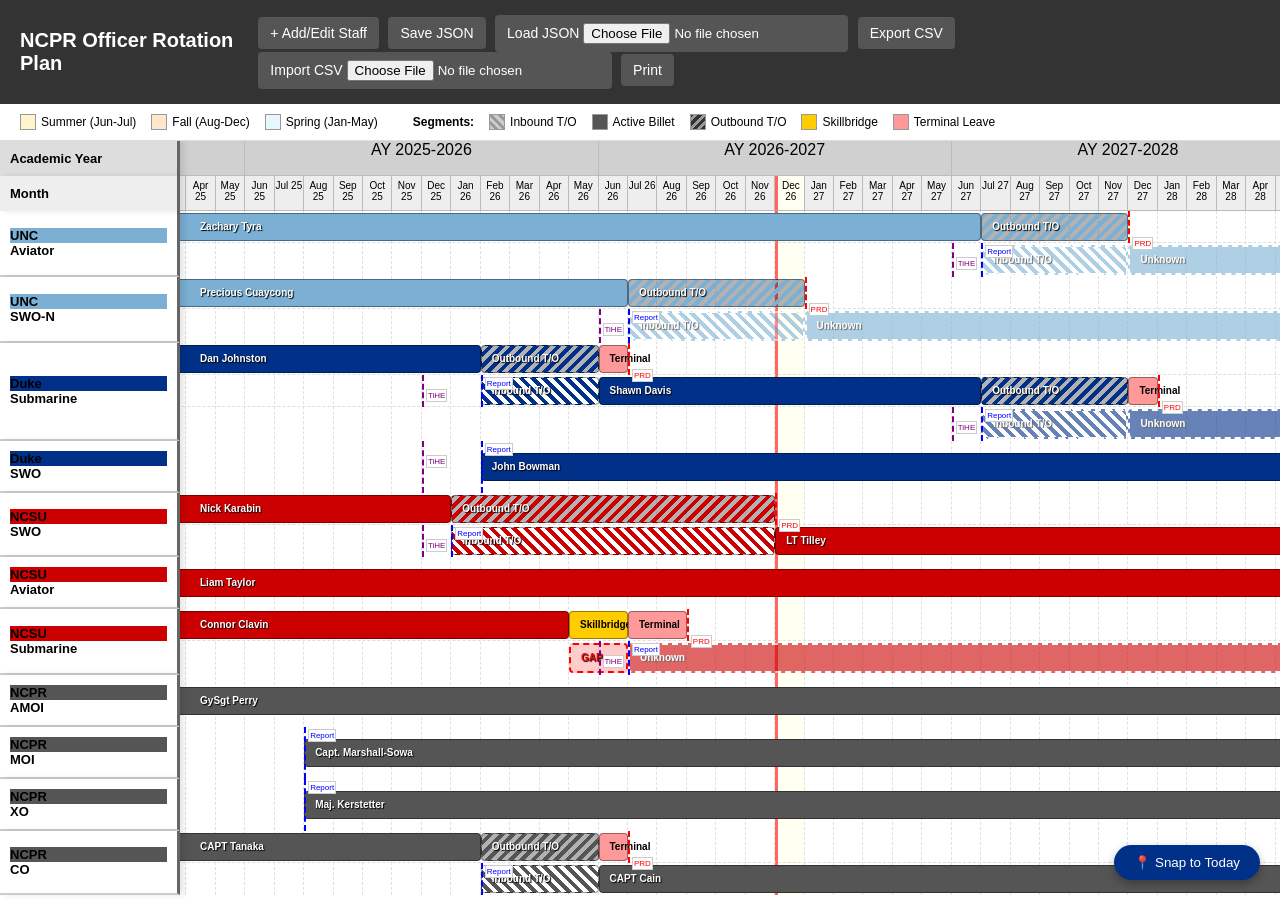
<file: officer-rotation/index.html>
<!DOCTYPE html>
<html lang="en">
<head>
    <meta charset="UTF-8">
    <meta name="viewport" content="width=device-width, initial-scale=1.0">
    <title>NCPR Officer Rotation Plan</title>
    <link rel="stylesheet" href="styles.css">
</head>
<body>
    <div class="header no-print">
        <h1>NCPR Officer Rotation Plan</h1>
        <div class="controls">
            <button onclick="openAddModal()">+ Add/Edit Staff</button>
            <button onclick="exportJSON()">Save JSON</button>
            <label class="btn-upload">Load JSON <input type="file" id="importJson" accept=".json" onchange="importJSON(event)"></label>
            <button onclick="exportCSV()">Export CSV</button>
            <label class="btn-upload">Import CSV <input type="file" id="importCsv" accept=".csv" onchange="importCSV(event)"></label>
            <button onclick="window.print()">Print</button>
        </div>
    </div>

    <div class="legend no-print">
        <div class="legend-item"><span class="box bg-summer"></span> Summer (Jun-Jul)</div>
        <div class="legend-item"><span class="box bg-fall"></span> Fall (Aug-Dec)</div>
        <div class="legend-item"><span class="box bg-spring"></span> Spring (Jan-May)</div>
        <div class="legend-item" style="margin-left:20px;"><strong>Segments:</strong></div>
        <div class="legend-item"><span class="box" style="background: repeating-linear-gradient(45deg, #ccc, #ccc 3px, #999 3px, #999 6px);"></span> Inbound T/O</div>
        <div class="legend-item"><span class="box" style="background: #555;"></span> Active Billet</div>
        <div class="legend-item"><span class="box" style="background: repeating-linear-gradient(-45deg, #333, #333 3px, #999 3px, #999 6px);"></span> Outbound T/O</div>
        <div class="legend-item"><span class="box" style="background: #ffcc00;"></span> Skillbridge</div>
        <div class="legend-item"><span class="box" style="background: #ff9999;"></span> Terminal Leave</div>
    </div>

    <div class="gantt-container" id="ganttContainer" onscroll="handleScroll()">
        <button id="snapBtn" class="snap-button no-print" onclick="snapToPresent()">📍 Snap to Today</button>
        <div id="ganttGridTarget"></div>
    </div>

    <div id="staffModal" class="modal no-print">
        <div class="modal-content">
            <h2 id="modalTitle">Add Staff Member</h2>
            <form id="staffForm">
                <input type="hidden" id="staffId">
                
                <div class="form-group full-width">
                    <label>Name (Use "Unknown" for TBD):</label>
                    <input type="text" id="staffName" required>
                </div>
                
                <div class="form-row">
                    <div class="form-group">
                        <label>Unit:</label>
                        <select id="staffUnit">
                            <option value="UNC">UNC</option>
                            <option value="Duke">Duke</option>
                            <option value="NCSU">NCSU</option>
                            <option value="NCPR">NCPR Consortium</option>
                        </select>
                    </div>
                    <div class="form-group">
                        <label>Billet / Designator:</label>
                        <input type="text" id="staffBillet" placeholder="e.g. SWO, Aviator" required>
                    </div>
                </div>

                <div class="form-row">
                    <div class="form-group">
                        <label>Report Date:</label>
                        <input type="month" id="staffReport" required>
                    </div>
                    <div class="form-group">
                        <label>TiHE Completion:</label>
                        <input type="month" id="staffTihe">
                    </div>
                </div>

                <div class="form-row">
                    <div class="form-group">
                        <label>PRD / EAOS:</label>
                        <input type="month" id="staffPrd" required>
                    </div>
                    <div class="form-group">
                        <label>Skillbridge Start:</label>
                        <input type="month" id="staffSkillbridge">
                    </div>
                </div>

                <div class="form-row">
                    <div class="form-group">
                        <label>Terminal Leave Start:</label>
                        <input type="month" id="staffTerminal">
                    </div>
                </div>
                
                <div class="modal-actions">
                    <button type="button" id="deleteBtn" class="btn-danger" style="display:none;" onclick="deleteStaff()">Delete</button>
                    <button type="button" class="btn-secondary" onclick="closeModal()">Cancel</button>
                    <button type="submit" class="btn-primary">Save</button>
                </div>
            </form>
        </div>
    </div>

    <script src="app.js"></script>
</body>
</html>
</file>
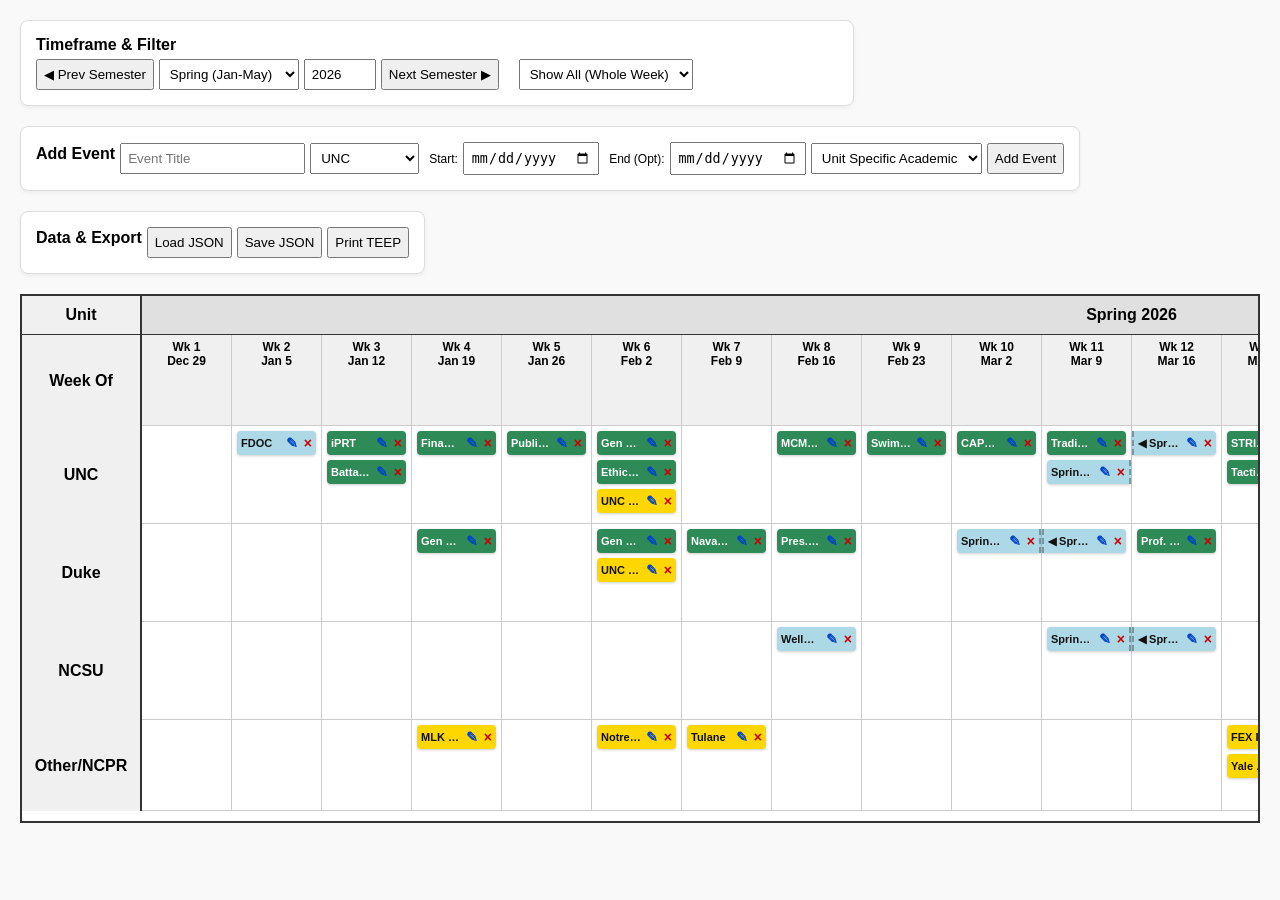
<file: teep/index.html>
<!DOCTYPE html>
<html lang="en">
<head>
    <meta charset="UTF-8">
    <meta name="viewport" content="width=device-width, initial-scale=1.0">
    <title>NCPR NROTC TEEP</title>
    <link rel="stylesheet" href="style.css">
</head>
<body>
    <div class="controls no-print">
        <div class="control-group timeframe-controls">
            <h3>Timeframe & Filter</h3>
            <button onclick="changeSemester(-1)">◀ Prev Semester</button>
            <select id="start-season" onchange="updateGrid()">
                <option value="Fall">Fall (Aug-Dec)</option>
                <option value="Spring">Spring (Jan-May)</option>
                <option value="Summer">Summer (Jun-Jul)</option>
            </select>
            <input type="number" id="start-year" value="2025" min="2020" max="2050" onchange="updateGrid()">
            <button onclick="changeSemester(1)">Next Semester ▶</button>
            
            <select id="day-filter" onchange="updateGrid()" style="margin-left: 15px;">
                <option value="all">Show All (Whole Week)</option>
                <option value="weekdays">Show Weekdays Only</option>
                <option value="weekends">Show Weekends Only</option>
            </select>
        </div>

        <div class="control-group">
            <h3 id="form-header">Add Event</h3>
            <input type="text" id="event-title" placeholder="Event Title">
            <select id="event-unit">
                <option value="UNC">UNC</option>
                <option value="Duke">Duke</option>
                <option value="NCSU">NCSU</option>
                <option value="Other">Other/NCPR</option>
            </select>
            <label style="font-size:12px; margin-left:5px;">Start:</label>
            <input type="date" id="event-start-date">
            <label style="font-size:12px; margin-left:5px;">End (Opt):</label>
            <input type="date" id="event-end-date">
            <select id="event-category">
                <option value="academic">Unit Specific Academic</option>
                <option value="military">Unit Specific Military</option>
                <option value="ncpr">NCPR Wide</option>
                <option value="other">Other</option>
            </select>
            <button id="submit-btn" onclick="submitEvent()">Add Event</button>
            <button id="cancel-btn" onclick="cancelEdit()" style="display: none;">Cancel</button>
        </div>

        <div class="control-group">
            <h3>Data & Export</h3>
            <input type="file" id="load-file" accept=".json" style="display: none;" onchange="loadJSON(event)">
            <button onclick="document.getElementById('load-file').click()">Load JSON</button>
            <button onclick="saveJSON()">Save JSON</button>
            <button onclick="window.print()">Print TEEP</button>
        </div>
    </div>

    <div id="teep-wrapper">
        <div id="teep-container">
            </div>
    </div>

    <script src="app.js"></script>
</body>
</html>
</file>
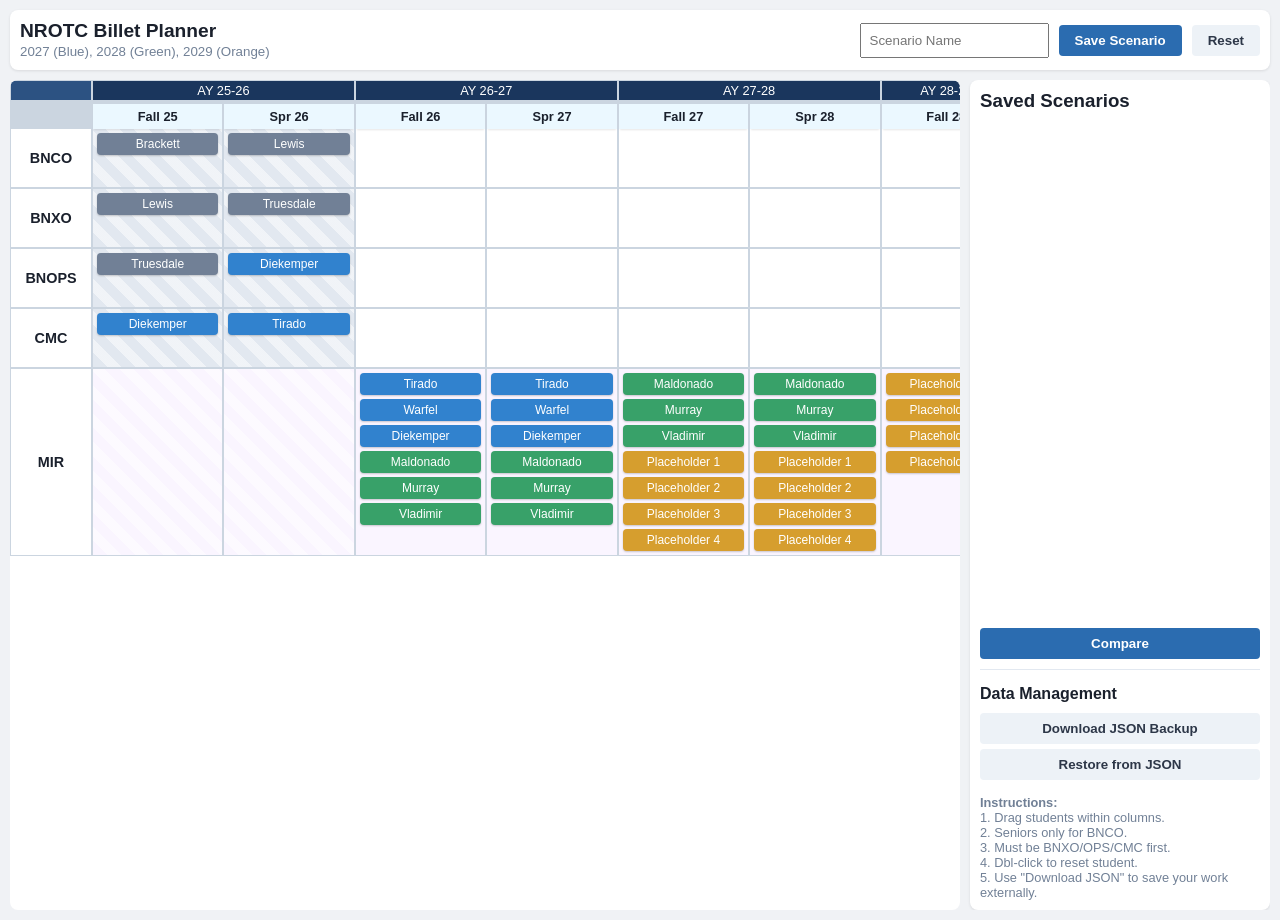
<file: top-4/index.html>
<!DOCTYPE html>
<html lang="en">
<head>
    <meta charset="UTF-8">
    <meta name="viewport" content="width=device-width, initial-scale=1.0">
    <title>NROTC Billet Planner</title>
    <style>
        :root {
            --bg-color: #f0f2f5;
            --text-color: #1a202c;
            --border-color: #cbd5e0;
            --c26: #718096; /* Grey - Graduated/History */
            --c27: #3182ce; /* Blue */
            --c28: #38a169; /* Green */
            --c29: #d69e2e; /* Orange */
            --locked-bg: #e2e8f0;
            --header-bg: #2c5282;
            --header-text: #ffffff;
        }

        body {
            font-family: 'Segoe UI', Tahoma, Geneva, Verdana, sans-serif;
            margin: 0;
            padding: 10px;
            background-color: var(--bg-color);
            color: var(--text-color);
            height: 100vh;
            display: flex;
            flex-direction: column;
            overflow: hidden;
        }

        /* Top Control Bar */
        .controls {
            display: flex;
            gap: 10px;
            margin-bottom: 10px;
            align-items: center;
            background: white;
            padding: 10px;
            border-radius: 8px;
            box-shadow: 0 1px 3px rgba(0,0,0,0.1);
        }

        button {
            padding: 8px 16px;
            border: none;
            border-radius: 4px;
            cursor: pointer;
            font-weight: bold;
            transition: background 0.2s;
        }

        .btn-primary { background-color: #2b6cb0; color: white; }
        .btn-primary:hover { background-color: #2c5282; }
        .btn-danger { background-color: #c53030; color: white; }
        .btn-secondary { background-color: #edf2f7; color: #2d3748; }
        .btn-secondary:hover { background-color: #e2e8f0; }

        /* Main Layout */
        .main-container {
            display: flex;
            gap: 10px;
            flex: 1;
            height: 100%;
            overflow: hidden;
        }

        .grid-area {
            flex: 3;
            display: flex;
            flex-direction: column;
            overflow: auto;
            border-radius: 8px;
            background: white;
        }

        .sidebar {
            flex: 1;
            background: white;
            border-radius: 8px;
            padding: 10px;
            display: flex;
            flex-direction: column;
            box-shadow: 0 1px 3px rgba(0,0,0,0.1);
            max-width: 280px;
            overflow: hidden;
        }

        /* The Grid */
        .schedule-grid {
            display: grid;
            /* 1 Label Col + 2 History Cols + 5 Future Cols */
            grid-template-columns: 80px repeat(2, 1fr) repeat(5, 1fr);
            gap: 2px;
            background-color: var(--border-color);
            border: 1px solid var(--border-color);
            min-width: 1000px; /* Prevent crushing on small screens */
        }

        .header-group {
            grid-column: span 1;
            background-color: var(--header-bg);
            color: var(--header-text);
            text-align: center;
            padding: 5px;
            font-size: 0.85rem;
            font-weight: bold;
            position: sticky;
            top: 0;
            z-index: 10;
        }
        
        .ac-year-group {
            grid-column: span 2; /* Spans Fall/Spring */
            background-color: #1a365d;
            color: white;
            text-align: center;
            font-size: 0.8rem;
            padding: 2px;
            position: sticky;
            top: 0;
            z-index: 10;
        }
        .ac-year-group.single { grid-column: span 1; }

        .col-header {
            background-color: #ebf8ff;
            text-align: center;
            padding: 5px;
            font-weight: bold;
            font-size: 0.8rem;
            position: sticky;
            top: 24px; /* Height of AC Year row */
            z-index: 10;
            box-shadow: 0 2px 2px -1px rgba(0,0,0,0.1);
        }

        .row-label {
            background-color: white;
            display: flex;
            align-items: center;
            justify-content: center;
            font-weight: bold;
            font-size: 0.9rem;
            position: sticky;
            left: 0;
            z-index: 5;
        }

        .cell {
            background-color: white;
            min-height: 50px;
            position: relative;
            padding: 4px;
            display: flex;
            flex-direction: column;
            gap: 4px;
        }

        .cell.locked {
            background-color: var(--locked-bg);
            background-image: repeating-linear-gradient(45deg, transparent, transparent 10px, rgba(255,255,255,0.5) 10px, rgba(255,255,255,0.5) 20px);
        }

        .cell.mir-row {
            background-color: #faf5ff; /* Light purple for MIR */
        }

        /* Draggable Student Chips */
        .student {
            padding: 4px 6px;
            border-radius: 4px;
            font-size: 0.75rem;
            color: white;
            cursor: grab;
            user-select: none;
            text-align: center;
            box-shadow: 0 1px 2px rgba(0,0,0,0.2);
            white-space: nowrap;
            overflow: hidden;
            text-overflow: ellipsis;
        }

        .student:active { cursor: grabbing; }

        /* Class Colors */
        .c26 { background-color: var(--c26); }
        .c27 { background-color: var(--c27); }
        .c28 { background-color: var(--c28); }
        .c29 { background-color: var(--c29); }

        /* Scenario List */
        .scenario-list {
            list-style: none;
            padding: 0;
            overflow-y: auto;
            flex: 1;
        }
        .scenario-item {
            background: #f7fafc;
            border: 1px solid #e2e8f0;
            padding: 8px;
            margin-bottom: 5px;
            border-radius: 4px;
            display: flex;
            justify-content: space-between;
            align-items: center;
        }
        .scenario-item:hover { background: #edf2f7; }

        /* Modal for Comparison */
        .modal {
            display: none;
            position: fixed;
            top: 0; left: 0; width: 100%; height: 100%;
            background: rgba(0,0,0,0.8);
            z-index: 1000;
            padding: 20px;
            box-sizing: border-box;
        }
        .modal-content {
            background: white;
            height: 100%;
            border-radius: 8px;
            display: flex;
            flex-direction: column;
            padding: 15px;
        }
        .compare-container {
            display: flex;
            gap: 20px;
            flex: 1;
            overflow: auto;
        }
        .compare-pane {
            flex: 1;
            min-width: 600px;
        }

        /* Utility */
        .hidden { display: none; }
        .error-toast {
            position: fixed;
            bottom: 20px;
            left: 50%;
            transform: translateX(-50%);
            background-color: #c53030;
            color: white;
            padding: 10px 20px;
            border-radius: 20px;
            box-shadow: 0 4px 6px rgba(0,0,0,0.3);
            z-index: 2000;
            opacity: 0;
            transition: opacity 0.3s;
            pointer-events: none;
        }
        .error-toast.show { opacity: 1; }
        .error-toast.success { background-color: #38a169; }

        .divider {
            height: 1px;
            background-color: #e2e8f0;
            margin: 10px 0;
        }

    </style>
</head>
<body>

<div class="controls">
    <div style="flex:1">
        <h2 style="margin:0; font-size:1.2rem;">NROTC Billet Planner</h2>
        <small style="color:#718096">2027 (Blue), 2028 (Green), 2029 (Orange)</small>
    </div>
    <input type="text" id="scenarioName" placeholder="Scenario Name" style="padding:8px;">
    <button class="btn-primary" onclick="saveScenario()">Save Scenario</button>
    <button class="btn-secondary" onclick="resetBoard()">Reset</button>
</div>

<div class="main-container">
    <div class="grid-area">
        <div class="schedule-grid" id="mainGrid">
            </div>
    </div>

    <div class="sidebar">
        <h3 style="margin-top:0;">Saved Scenarios</h3>
        <ul class="scenario-list" id="savedList"></ul>
        
        <div style="display:flex; gap:5px; margin-top:5px;">
             <button class="btn-primary" onclick="openCompare()" style="flex:1;">Compare</button>
        </div>

        <div class="divider"></div>

        <h4 style="margin:5px 0 10px 0;">Data Management</h4>
        <button class="btn-secondary" onclick="exportJSON()" style="width:100%; margin-bottom:5px;">
            Download JSON Backup
        </button>
        
        <input type="file" id="importFile" accept=".json" style="display:none" onchange="importJSON(this)">
        <button class="btn-secondary" onclick="document.getElementById('importFile').click()" style="width:100%;">
            Restore from JSON
        </button>
        
        <div style="margin-top: auto; padding-top:15px; font-size: 0.8rem; color: #718096;">
            <strong>Instructions:</strong><br>
            1. Drag students within columns.<br>
            2. Seniors only for BNCO.<br>
            3. Must be BNXO/OPS/CMC first.<br>
            4. Dbl-click to reset student.<br>
            5. Use "Download JSON" to save your work externally.
        </div>
    </div>
</div>

<div class="modal" id="compareModal">
    <div class="modal-content">
        <div style="display:flex; justify-content:space-between; margin-bottom:10px;">
            <h3>Scenario Comparison</h3>
            <button class="btn-danger" onclick="closeCompare()">Close</button>
        </div>
        <div class="compare-container" id="compareContainer">
            </div>
    </div>
</div>

<div class="error-toast" id="errorToast">Error Message</div>

<script>
    // --- Data Definitions ---

    // Semesters
    const SEMESTERS = [
        { id: 'f25', name: 'Fall 25',  type: 'history', ay: 'AY 25-26' },
        { id: 's26', name: 'Spr 26',   type: 'history', ay: '' },
        { id: 'f26', name: 'Fall 26',  type: 'future',  ay: 'AY 26-27' },
        { id: 's27', name: 'Spr 27',   type: 'future',  ay: '' },
        { id: 'f27', name: 'Fall 27',  type: 'future',  ay: 'AY 27-28' },
        { id: 's28', name: 'Spr 28',   type: 'future',  ay: '' },
        { id: 'f28', name: 'Fall 28',  type: 'future',  ay: 'AY 28-29' }
    ];

    const BILLETS = ['BNCO', 'BNXO', 'BNOPS', 'CMC', 'MIR'];

    // Eligibility Rules based on Class Year
    const ELIGIBILITY = {
        '2026': { canServe: [], seniorIn: [] }, // Only history
        '2027': { 
            canServe: ['f26', 's27'], 
            seniorIn: ['f26', 's27'] 
        },
        '2028': { 
            canServe: ['f26', 's27', 'f27', 's28'], 
            seniorIn: ['f27', 's28'] 
        },
        '2029': { 
            canServe: ['f27', 's28', 'f28'], 
            seniorIn: ['f28'] 
        }
    };

    // Students
    const STUDENTS = [
        // Class 2026 (History Only)
        { id: 'brackett', name: 'Brackett', class: '2026' },
        { id: 'lewis',    name: 'Lewis',    class: '2026' },
        { id: 'truesdale',name: 'Truesdale',class: '2026' },
        // Class 2027
        { id: 'tirado',   name: 'Tirado',   class: '2027' },
        { id: 'warfel',   name: 'Warfel',   class: '2027' },
        { id: 'diekemper',name: 'Diekemper',class: '2027' },
        // Class 2028
        { id: 'maldonado',name: 'Maldonado',class: '2028' },
        { id: 'murray',   name: 'Murray',   class: '2028' },
        { id: 'vladimir', name: 'Vladimir', class: '2028' },
        // Class 2029
        { id: 'p1_29',    name: 'Placeholder 1', class: '2029' },
        { id: 'p2_29',    name: 'Placeholder 2', class: '2029' },
        { id: 'p3_29',    name: 'Placeholder 3', class: '2029' },
        { id: 'p4_29',    name: 'Placeholder 4', class: '2029' },
    ];

    // Historical Assignments (Locked)
    const HISTORY = {
        'f25': { 'BNCO': 'brackett', 'BNXO': 'lewis', 'BNOPS': 'truesdale', 'CMC': 'diekemper' },
        's26': { 'BNCO': 'lewis', 'BNXO': 'truesdale', 'BNOPS': 'diekemper', 'CMC': 'tirado' }
    };

    // Current State
    let currentScenario = {}; 

    // --- Initialization ---

    function init() {
        initializeData();
        renderGrid('mainGrid', currentScenario, true); // true = interactive
        loadSavedList();
    }

    function initializeData() {
        // Build initial structure for future semesters
        SEMESTERS.forEach(sem => {
            if(sem.type === 'future') {
                currentScenario[sem.id] = {
                    'BNCO': null, 'BNXO': null, 'BNOPS': null, 'CMC': null, 'MIR': []
                };
                
                // Populate MIR with everyone eligible for this semester
                STUDENTS.forEach(stu => {
                    const rule = ELIGIBILITY[stu.class];
                    if (rule && rule.canServe.includes(sem.id)) {
                        currentScenario[sem.id]['MIR'].push(stu.id);
                    }
                });
            }
        });
    }

    // --- Rendering ---

    function renderGrid(containerId, scenarioData, interactive) {
        const container = document.getElementById(containerId);
        container.innerHTML = '';

        // 1. Academic Year Headers
        const spacer = document.createElement('div');
        spacer.className = 'header-group'; 
        container.appendChild(spacer);

        // Group headers
        let div = document.createElement('div'); div.className = 'ac-year-group'; div.innerText = 'AY 25-26'; container.appendChild(div);
        div = document.createElement('div'); div.className = 'ac-year-group'; div.innerText = 'AY 26-27'; container.appendChild(div);
        div = document.createElement('div'); div.className = 'ac-year-group'; div.innerText = 'AY 27-28'; container.appendChild(div);
        div = document.createElement('div'); div.className = 'ac-year-group single'; div.innerText = 'AY 28-29'; container.appendChild(div);

        // 2. Semester Headers
        container.appendChild(document.createElement('div')); // Row Label Spacer
        SEMESTERS.forEach(sem => {
            const el = document.createElement('div');
            el.className = 'col-header';
            el.innerText = sem.name;
            container.appendChild(el);
        });

        // 3. Grid Rows
        BILLETS.forEach(billet => {
            // Row Label
            const label = document.createElement('div');
            label.className = 'row-label';
            label.innerText = billet;
            container.appendChild(label);

            // Cells
            SEMESTERS.forEach(sem => {
                const cell = document.createElement('div');
                cell.className = `cell ${sem.type === 'history' ? 'locked' : ''} ${billet === 'MIR' ? 'mir-row' : ''}`;
                cell.dataset.sem = sem.id;
                cell.dataset.billet = billet;

                if (interactive && sem.type === 'future') {
                    cell.ondragover = allowDrop;
                    cell.ondrop = drop;
                }

                // Fill Content
                let studentId = null;
                let isList = false;

                if (sem.type === 'history') {
                    if (HISTORY[sem.id] && HISTORY[sem.id][billet]) {
                        studentId = HISTORY[sem.id][billet];
                    }
                } else {
                    // Future
                    if (billet === 'MIR') {
                        isList = true;
                    } else {
                        studentId = scenarioData[sem.id][billet];
                    }
                }

                if (isList) {
                    const mirList = scenarioData[sem.id]['MIR'] || [];
                    mirList.forEach(id => {
                        cell.appendChild(createStudentChip(id, interactive));
                    });
                } else if (studentId) {
                    const chip = createStudentChip(studentId, interactive && sem.type === 'future');
                    if(interactive && sem.type === 'future') {
                        chip.ondblclick = () => {
                           updateScenario(studentId, sem.id, billet, 'MIR');
                           renderGrid('mainGrid', currentScenario, true);
                        };
                        chip.title = "Double click to reset to MIR";
                    }
                    cell.appendChild(chip);
                }

                container.appendChild(cell);
            });
        });
    }

    function createStudentChip(id, draggable) {
        const student = STUDENTS.find(s => s.id === id);
        if (!student) return document.createElement('div');

        const chip = document.createElement('div');
        chip.className = `student c${student.class.substring(2)}`;
        chip.innerText = student.name;
        chip.dataset.id = id;
        
        if (draggable) {
            chip.draggable = true;
            chip.ondragstart = drag;
        }
        return chip;
    }

    // --- Drag & Drop Logic ---

    function drag(ev) {
        ev.dataTransfer.setData("studentId", ev.target.dataset.id);
        ev.dataTransfer.setData("sourceSem", ev.target.parentElement.dataset.sem);
        ev.dataTransfer.setData("sourceBillet", ev.target.parentElement.dataset.billet);
    }

    function allowDrop(ev) {
        ev.preventDefault();
    }

    function drop(ev) {
        ev.preventDefault();
        const studentId = ev.dataTransfer.getData("studentId");
        const sourceSem = ev.dataTransfer.getData("sourceSem");
        const sourceBillet = ev.dataTransfer.getData("sourceBillet");
        
        let target = ev.target;
        while (!target.classList.contains('cell')) {
            target = target.parentElement;
        }

        const targetSem = target.dataset.sem;
        const targetBillet = target.dataset.billet;

        if (sourceSem !== targetSem) {
            showError("Please drag students only within their specific semester column.");
            return;
        }

        const validation = validateMove(studentId, targetSem, targetBillet);
        if (!validation.valid) {
            showError(validation.message);
            return;
        }

        updateScenario(studentId, targetSem, sourceBillet, targetBillet);
        renderGrid('mainGrid', currentScenario, true);
    }

    // --- Business Logic & Validation ---

    function validateMove(studentId, semester, targetBillet) {
        if (targetBillet === 'MIR') return { valid: true };

        const student = STUDENTS.find(s => s.id === studentId);
        
        // 1. Is the slot occupied?
        const currentOccupant = currentScenario[semester][targetBillet];
        if (currentOccupant && currentOccupant !== studentId) {
            return { valid: false, message: `The ${targetBillet} position is already filled. Move the current holder to MIR first.` };
        }

        // 2. Rule: Once served in a billet, never serve again.
        // Check History
        for (const [histSem, assignments] of Object.entries(HISTORY)) {
            if (assignments[targetBillet] === studentId) {
                return { valid: false, message: `${student.name} already served as ${targetBillet} in ${histSem}.` };
            }
        }
        // Check Future (other semesters)
        for (const [futSem, assignments] of Object.entries(currentScenario)) {
            if (futSem !== semester && assignments[targetBillet] === studentId) {
                return { valid: false, message: `${student.name} is already assigned ${targetBillet} in ${futSem}.` };
            }
        }

        // 3. Rule: BNCO Logic
        if (targetBillet === 'BNCO') {
            // a. Must be Senior
            const seniors = ELIGIBILITY[student.class].seniorIn;
            if (!seniors.includes(semester)) {
                return { valid: false, message: `Only Seniors can be BNCO. Class of ${student.class} is not a Senior in ${semester}.` };
            }

            // b. Must have served as BNOPS or BNXO (OR CMC)
            let hasServedPrereq = false;
            
            // Check History
            Object.values(HISTORY).forEach(assignments => {
                if (assignments['BNXO'] === studentId || assignments['BNOPS'] === studentId || assignments['CMC'] === studentId) hasServedPrereq = true;
            });

            // Check Future (Must be a PREVIOUS semester)
            const semOrder = SEMESTERS.findIndex(s => s.id === semester);
            for(let i=0; i < semOrder; i++) {
                const checkSemId = SEMESTERS[i].id;
                if (currentScenario[checkSemId]) {
                    if (currentScenario[checkSemId]['BNXO'] === studentId || currentScenario[checkSemId]['BNOPS'] === studentId || currentScenario[checkSemId]['CMC'] === studentId) {
                        hasServedPrereq = true;
                    }
                }
            }

            if (!hasServedPrereq) {
                return { valid: false, message: `BNCO Prerequisite missing: Must have previously served as BNXO, BNOPS, or CMC.` };
            }
        }

        return { valid: true };
    }

    function updateScenario(studentId, semester, sourceBillet, targetBillet) {
        // Remove from source
        if (sourceBillet === 'MIR') {
            const idx = currentScenario[semester]['MIR'].indexOf(studentId);
            if (idx > -1) currentScenario[semester]['MIR'].splice(idx, 1);
        } else {
            currentScenario[semester][sourceBillet] = null;
        }

        // Add to target
        if (targetBillet === 'MIR') {
            currentScenario[semester]['MIR'].push(studentId);
        } else {
            currentScenario[semester][targetBillet] = studentId;
        }
    }

    function showError(msg, isSuccess = false) {
        const el = document.getElementById('errorToast');
        el.innerText = msg;
        el.className = 'error-toast show';
        if(isSuccess) el.classList.add('success');
        setTimeout(() => el.className = 'error-toast', 3000);
    }

    function resetBoard() {
        if(confirm("Are you sure? This will clear current assignments.")) {
            initializeData();
            renderGrid('mainGrid', currentScenario, true);
        }
    }

    // --- Save & Compare System ---

    function saveScenario() {
        const nameInput = document.getElementById('scenarioName');
        const name = nameInput.value.trim() || 'Untitled Scenario';
        
        const saveId = Date.now().toString();
        const savePackage = {
            id: saveId,
            name: name,
            data: JSON.parse(JSON.stringify(currentScenario)), // Deep copy
            timestamp: new Date().toLocaleString()
        };

        let saves = JSON.parse(localStorage.getItem('nrotc_saves') || '[]');
        saves.push(savePackage);
        localStorage.setItem('nrotc_saves', JSON.stringify(saves));
        
        nameInput.value = '';
        loadSavedList();
        showError("Scenario Saved!", true); 
    }

    function loadSavedList() {
        const list = document.getElementById('savedList');
        list.innerHTML = '';
        const saves = JSON.parse(localStorage.getItem('nrotc_saves') || '[]');

        saves.forEach(save => {
            const li = document.createElement('li');
            li.className = 'scenario-item';
            
            const info = document.createElement('span');
            info.innerHTML = `<strong>${save.name}</strong><br><small>${save.timestamp}</small>`;
            
            const actions = document.createElement('div');
            
            // Checkbox for compare
            const cb = document.createElement('input');
            cb.type = 'checkbox';
            cb.value = save.id;
            cb.style.marginRight = '5px';
            
            // Load Button
            const loadBtn = document.createElement('button');
            loadBtn.className = 'btn-secondary';
            loadBtn.innerText = 'Load';
            loadBtn.style.padding = '4px 8px';
            loadBtn.style.fontSize = '0.75rem';
            loadBtn.onclick = () => loadScenario(save.id);

            // Delete Button
            const delBtn = document.createElement('button');
            delBtn.innerText = 'X';
            delBtn.style.color = 'red';
            delBtn.style.marginLeft = '5px';
            delBtn.style.padding = '4px 8px';
            delBtn.style.fontSize = '0.75rem';
            delBtn.onclick = () => deleteScenario(save.id);

            actions.appendChild(cb);
            actions.appendChild(loadBtn);
            actions.appendChild(delBtn);

            li.appendChild(info);
            li.appendChild(actions);
            list.appendChild(li);
        });
    }

    function loadScenario(id) {
        const saves = JSON.parse(localStorage.getItem('nrotc_saves') || '[]');
        const target = saves.find(s => s.id === id);
        if (target) {
            currentScenario = JSON.parse(JSON.stringify(target.data));
            renderGrid('mainGrid', currentScenario, true);
        }
    }

    function deleteScenario(id) {
        let saves = JSON.parse(localStorage.getItem('nrotc_saves') || '[]');
        saves = saves.filter(s => s.id !== id);
        localStorage.setItem('nrotc_saves', JSON.stringify(saves));
        loadSavedList();
    }

    // --- JSON Export / Import ---

    function exportJSON() {
        const saves = localStorage.getItem('nrotc_saves');
        if (!saves || saves === '[]') {
            showError("No saved scenarios to export.");
            return;
        }
        
        const blob = new Blob([saves], { type: "application/json" });
        const url = URL.createObjectURL(blob);
        const a = document.createElement('a');
        a.href = url;
        // Filename: nrotc_backup_YYYY-MM-DD.json
        a.download = `nrotc_backup_${new Date().toISOString().split('T')[0]}.json`;
        document.body.appendChild(a);
        a.click();
        document.body.removeChild(a);
        URL.revokeObjectURL(url);
        showError("Backup Downloaded!", true);
    }

    function importJSON(input) {
        const file = input.files[0];
        if (!file) return;

        const reader = new FileReader();
        reader.onload = function(e) {
            try {
                const data = JSON.parse(e.target.result);
                
                // Basic Validation
                if (!Array.isArray(data)) throw new Error("File format is not a list.");
                if (data.length > 0 && (!data[0].id || !data[0].data)) throw new Error("Invalid data structure.");

                const userAction = confirm(
                    `Found ${data.length} scenarios in file.\n\n` +
                    `Click OK to OVERWRITE existing saves.\n` +
                    `Click CANCEL to APPEND to existing saves.`
                );

                if (userAction) {
                    // Overwrite
                    localStorage.setItem('nrotc_saves', JSON.stringify(data));
                } else {
                    // Append
                    const current = JSON.parse(localStorage.getItem('nrotc_saves') || '[]');
                    // Assign new IDs to avoid collisions if appending
                    data.forEach(s => s.id = Date.now().toString() + Math.random().toString().slice(2,5));
                    const combined = current.concat(data);
                    localStorage.setItem('nrotc_saves', JSON.stringify(combined));
                }
                
                loadSavedList();
                showError("Import Successful!", true);
            } catch (err) {
                showError("Import Failed: " + err.message);
            }
            input.value = ''; // Reset input so same file can be selected again
        };
        reader.readAsText(file);
    }

    // --- Compare Modal ---

    function openCompare() {
        const checkboxes = document.querySelectorAll('#savedList input[type="checkbox"]:checked');
        if (checkboxes.length === 0) {
            showError("Select at least one scenario to compare.");
            return;
        }

        const container = document.getElementById('compareContainer');
        container.innerHTML = '';
        const saves = JSON.parse(localStorage.getItem('nrotc_saves') || '[]');

        checkboxes.forEach(cb => {
            const save = saves.find(s => s.id === cb.value);
            if(save) {
                const wrapper = document.createElement('div');
                wrapper.className = 'compare-pane';
                const title = document.createElement('h4');
                title.innerText = save.name;
                title.style.textAlign = 'center';
                wrapper.appendChild(title);
                
                const gridDiv = document.createElement('div');
                gridDiv.className = 'schedule-grid';
                gridDiv.id = `compare_${save.id}`;
                
                wrapper.appendChild(gridDiv);
                container.appendChild(wrapper);

                renderGrid(`compare_${save.id}`, save.data, false);
            }
        });

        document.getElementById('compareModal').style.display = 'block';
    }

    function closeCompare() {
        document.getElementById('compareModal').style.display = 'none';
    }

    // Start
    init();

</script>

</body>
</html>
</file>
<file: style.css>
:root {
    --glass: rgba(255, 255, 255, 0.1);
    --border: rgba(255, 255, 255, 0.2);
}

body {
    margin: 0;
    min-height: 100vh;
    font-family: 'Inter', -apple-system, sans-serif;
    background: radial-gradient(circle at top left, #1e3a8a, #0f172a);
    color: white;
    display: flex;
    flex-direction: column;
    justify-content: center;
    align-items: center;
    perspective: 1000px; /* Required for 3D JS effects */
    overflow-x: hidden;
}

.portal-header {
    text-align: center;
    margin-bottom: 40px;
}

.glass-container {
    display: grid;
    /* This makes the cards responsive: at least 280px wide, max 2 columns */
    grid-template-columns: repeat(auto-fit, minmax(280px, 1fr)); 
    gap: 25px;
    padding: 20px;
    max-width: 1000px; /* Widened to accommodate more cards */
    width: 90%;
}

.card {
    background: var(--glass);
    backdrop-filter: blur(12px);
    -webkit-backdrop-filter: blur(12px);
    border: 1px solid var(--border);
    border-radius: 24px;
    padding: 35px;
    text-decoration: none;
    color: white;
    text-align: center;
    transition: box-shadow 0.3s ease, background 0.3s ease;
    transform-style: preserve-3d;
    will-change: transform;
}

.card:hover {
    background: rgba(255, 255, 255, 0.15);
    box-shadow: 0 25px 50px -12px rgba(0, 0, 0, 0.5);
}

.icon { font-size: 3.5rem; margin-bottom: 15px; display: block; }
h2 { margin: 10px 0; font-size: 1.4rem; letter-spacing: -0.5px; }
p { font-size: 0.95rem; opacity: 0.7; line-height: 1.5; }

/* Responsive for Mobile */
@media (max-width: 650px) {
    .glass-container { grid-template-columns: 1fr; }
}
</file>
<file: officer-rotation/styles.css>
:root {
    --unc-blue: #7BAFD4;
    --duke-blue: #003087;
    --ncsu-red: #CC0000;
    --ncpr-gray: #555555;
    --summer: #fff4cc;
    --fall: #ffe6cc;
    --spring: #e6f7ff;
}

body { font-family: Arial, sans-serif; margin: 0; padding: 0; background: #f9f9f9; overflow-x: hidden; }

.header { background: #333; color: white; padding: 15px 20px; display: flex; justify-content: space-between; align-items: center; position: sticky; top: 0; z-index: 100; }
.header h1 { margin: 0; font-size: 20px; }
.controls button, .btn-upload { background: #555; color: white; border: none; padding: 8px 12px; margin-left: 5px; cursor: pointer; border-radius: 4px; font-size: 14px; display: inline-block; }

.legend { padding: 10px 20px; background: white; border-bottom: 1px solid #ddd; display: flex; gap: 15px; flex-wrap: wrap; align-items: center; position: sticky; top: 54px; z-index: 90;}
.legend-item { display: flex; align-items: center; font-size: 12px; }
.legend .box { width: 14px; height: 14px; display: inline-block; margin-right: 5px; border: 1px solid #999; }

.gantt-container { overflow-x: auto; background: white; position: relative; height: calc(100vh - 120px); }

/* The Grid Setup */
.gantt-grid { 
    display: grid; 
    border-left: 1px solid #ccc;
    position: relative;
    /* First col is 180px, others are sized to fit 36 in view */
    grid-template-columns: 180px repeat(72, minmax(calc((100vw - 220px) / 36), 120px));
}

/* FROZEN LEFT COLUMN */
.row-label { 
    background: white; 
    position: sticky; 
    left: 0; 
    z-index: 30; 
    padding: 10px; 
    border-right: 3px solid #666; 
    font-weight: bold; 
    font-size: 13px; 
    box-shadow: 4px 0 6px rgba(0,0,0,0.1);
    display: flex;
    flex-direction: column;
    justify-content: center;
}

/* STICKY HEADERS */
.gantt-header-years, .gantt-header-months { 
    position: sticky; 
    top: 0; 
    z-index: 25; 
    background: #d0d0d0;
    text-align: center;
    border-right: 1px solid #bbb;
    border-bottom: 1px solid #bbb;
}
.gantt-header-months { top: 30px; background: #eee; font-size: 10px; padding: 4px 0; z-index: 24;}

/* TODAY LINE */
.today-col { border-left: 3px solid rgba(255, 0, 0, 0.6) !important; background-color: rgba(255, 255, 0, 0.05) !important; }

/* SHARED STYLES */
.bg-summer { background: var(--summer); }
.bg-fall { background: var(--fall); }
.bg-spring { background: var(--spring); }
.bg-col { border-right: 1px dashed #e0e0e0; z-index: 1; grid-row-start: 3; }

.bar-segment {
    align-self: center; height: 26px; display: flex; align-items: center; justify-content: center;
    font-size: 10px; font-weight: bold; color: white; border-radius: 4px; z-index: 5; cursor: pointer;
    margin: 2px 0; border: 1px solid rgba(0,0,0,0.4);
	position: relative; /* Context for the sticky label */
    display: block;    /* Changed from flex to block to handle sticky flow better */
    line-height: 26px; /* Vertical centering */
    text-align: left;  /* Start labels at the left */
}
.seg-label {
    position: sticky;
    left: 190px; /* Label width (180px) + a little padding (10px) */
    display: inline-block;
    padding: 0 10px;
    white-space: nowrap;
    z-index: 6;
    pointer-events: none;
    text-shadow: 1px 1px 1px #000;
    
    /* Ensure the label doesn't slide out the right side of the bar */
    max-width: 100%;
    box-sizing: border-box;
}

/* Specific fix for the 'Unknown' black text on light bars */
.bar-segment[style*="#ff"] .seg-label {
    text-shadow: none;
    color: black;
}

.snap-button {
    position: fixed; bottom: 20px; right: 20px; z-index: 1000;
    background: var(--duke-blue); color: white; border: none; padding: 10px 20px;
    border-radius: 20px; cursor: pointer; display: none; box-shadow: 0 4px 10px rgba(0,0,0,0.3);
}

.milestone-marker { border-left: 2px dashed; z-index: 10; position: relative; pointer-events: none; }
.milestone-label { position: absolute; left: 2px; font-size: 8px; background: white; padding: 1px; border: 1px solid #ccc; z-index: 11; }

.unit-UNC { background: var(--unc-blue); }
.unit-Duke { background: var(--duke-blue); }
.unit-NCSU { background: var(--ncsu-red); }
.unit-NCPR { background: var(--ncpr-gray); }

/* Modal */
.modal { display: none; position: fixed; top: 0; left: 0; width: 100%; height: 100%; background: rgba(0,0,0,0.6); z-index: 100; justify-content: center; align-items: center; }
.modal-content { background: white; padding: 25px; border-radius: 8px; width: 500px; max-width: 95%; box-shadow: 0 4px 15px rgba(0,0,0,0.2); }
.modal-content h2 { margin-top: 0; margin-bottom: 20px; font-size: 22px; color: #333; border-bottom: 2px solid #eee; padding-bottom: 10px; }

.form-row { display: flex; gap: 15px; margin-bottom: 15px; }
.form-group { flex: 1; display: flex; flex-direction: column; }
.form-group.full-width { margin-bottom: 15px; }
.form-group label { font-size: 13px; font-weight: bold; color: #555; margin-bottom: 5px; }
.form-group input, .form-group select { padding: 8px 10px; border: 1px solid #ccc; border-radius: 4px; font-size: 14px; box-sizing: border-box; }
.form-group input:focus, .form-group select:focus { outline: none; border-color: #555; box-shadow: 0 0 4px rgba(0,0,0,0.2); }

.modal-actions { margin-top: 25px; display: flex; gap: 10px; justify-content: flex-end; }
.modal-actions button { padding: 8px 15px; border: none; border-radius: 4px; cursor: pointer; font-weight: bold; font-size: 14px; }
.btn-primary { background: #333; color: white; }
.btn-primary:hover { background: #555; }
.btn-secondary { background: #e0e0e0; color: #333; }
.btn-secondary:hover { background: #ccc; }
.btn-danger { background: var(--ncsu-red); color: white; margin-right: auto; /* Pushes delete button to the left */ }
.btn-danger:hover { background: #a00000; }

@media print { .no-print { display: none !important; } .row-label { position: static; box-shadow: none; } }
</file>
<file: teep/style.css>
:root {
    --academic-color: #add8e6; /* Light Blue */
    --military-color: #2e8b57; /* Sea Green */
    --ncpr-color: #ffd700;     /* Gold */
    --other-color: #d3d3d3;    /* Light Gray */
    --border-color: #333;
}

body {
    font-family: Arial, sans-serif;
    margin: 0;
    padding: 20px;
    background-color: #f9f9f9;
}

h3 { margin-top: 0; font-size: 16px; margin-bottom: 10px; }

.controls {
    display: flex;
    gap: 20px;
    margin-bottom: 20px;
    flex-wrap: wrap;
}

.control-group {
    background: white;
    padding: 15px;
    border-radius: 8px;
    border: 1px solid #ddd;
    box-shadow: 0 2px 4px rgba(0,0,0,0.05);
    display: flex;
    align-items: center;
    gap: 5px;
    flex-wrap: wrap;
}

.control-group input, .control-group select, .control-group button {
    padding: 6px;
}

.timeframe-controls h3 { width: 100%; margin-bottom: 0; }

#teep-wrapper {
    overflow-x: auto;
    background: white;
    border: 2px solid var(--border-color);
    padding-bottom: 10px; 
}

/* CSS Grid for the TEEP */
.teep-grid {
    display: grid;
    min-width: 100%;
}

.cell {
    border-right: 1px solid #ccc;
    border-bottom: 1px solid #ccc;
    padding: 5px;
    min-height: 80px;
}

.header-row {
    background-color: #f0f0f0;
    font-weight: bold;
    text-align: center;
}

.semester-header {
    border-right: 1px solid var(--border-color);
    border-bottom: 1px solid var(--border-color);
    padding: 10px;
    text-align: center;
    font-weight: bold;
    background: #e0e0e0;
}

.row-header {
    font-weight: bold;
    background-color: #f0f0f0;
    display: flex;
    align-items: center;
    justify-content: center;
    border-right: 2px solid var(--border-color);
}

/* Event Styling */
.event-item {
    padding: 4px;
    margin-bottom: 5px;
    border-radius: 4px;
    font-size: 11px;
    font-weight: bold;
    color: #111;
    box-shadow: 0 1px 3px rgba(0,0,0,0.2);
    display: flex;
    justify-content: space-between;
    align-items: center;
    overflow: hidden;
}

/* Spanning Modifiers */
.event-item.spans-left {
    border-top-left-radius: 0;
    border-bottom-left-radius: 0;
    margin-left: -5px; 
    border-left: 2px dashed rgba(0,0,0,0.3);
}

.event-item.spans-right {
    border-top-right-radius: 0;
    border-bottom-right-radius: 0;
    margin-right: -5px; 
    border-right: 2px dashed rgba(0,0,0,0.3);
}

.event-item .title {
    white-space: nowrap;
    overflow: hidden;
    text-overflow: ellipsis;
    margin-right: 5px;
}

.event-actions {
    display: flex;
    gap: 6px;
}

.event-actions span {
    cursor: pointer;
    font-size: 14px;
}

.edit-btn { color: #0044cc; }
.delete-btn { color: #cc0000; }

.cat-academic { background-color: var(--academic-color); }
.cat-military { background-color: var(--military-color); color: white; }
.cat-ncpr { background-color: var(--ncpr-color); }
.cat-other { background-color: var(--other-color); }

@media print {
    .no-print { display: none !important; }
    .event-actions { display: none !important; }
    body { padding: 0; background-color: white; }
    #teep-wrapper { border: none; overflow: visible; }
    .teep-grid { min-width: 100%; }
}
</file>
